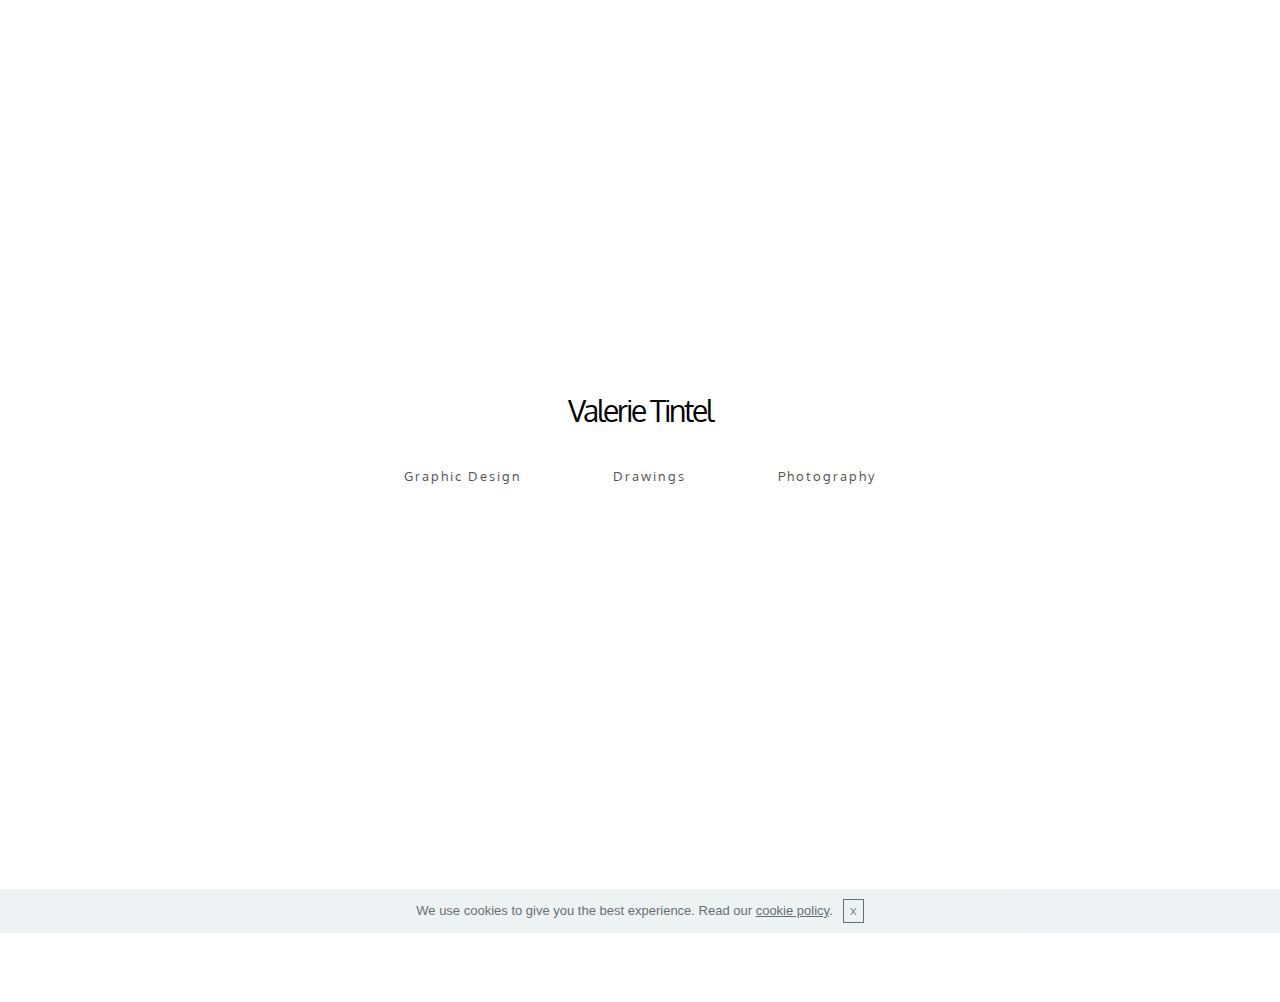
<file: index.html>
<!DOCTYPE html>
<html>
<head>
  <!-- Site made with Mobirise Website Builder v3.12.1, https://mobirise.com -->
  <meta charset="UTF-8">
  <meta http-equiv="X-UA-Compatible" content="IE=edge">
  <meta name="generator" content="Mobirise v3.12.1, mobirise.com">
  <meta name="viewport" content="width=device-width, initial-scale=1">
  <link rel="shortcut icon" href="assets/images/logo.png" type="image/x-icon">
  <meta name="description" content="">
  
  <link rel="stylesheet" href="https://fonts.googleapis.com/css?family=Lora:400,700,400italic,700italic&amp;subset=latin">
  <link rel="stylesheet" href="https://fonts.googleapis.com/css?family=Montserrat:400,700">
  <link rel="stylesheet" href="https://fonts.googleapis.com/css?family=Raleway:100,100i,200,200i,300,300i,400,400i,500,500i,600,600i,700,700i,800,800i,900,900i">
  <link rel="stylesheet" href="assets/bootstrap-material-design-font/css/material.css">
  <link rel="stylesheet" href="assets/tether/tether.min.css">
  <link rel="stylesheet" href="assets/bootstrap/css/bootstrap.min.css">
  <link rel="stylesheet" href="assets/animate.css/animate.min.css">
  <link rel="stylesheet" href="assets/theme/css/style.css">
  <link rel="stylesheet" href="assets/mobirise/css/mbr-additional.css" type="text/css">
  
  
  
</head>
<body>

<!-- Google Analytics -->
<script>
  (function(i,s,o,g,r,a,m){i['GoogleAnalyticsObject']=r;i[r]=i[r]||function(){
  (i[r].q=i[r].q||[]).push(arguments)},i[r].l=1*new Date();a=s.createElement(o),
  m=s.getElementsByTagName(o)[0];a.async=1;a.src=g;m.parentNode.insertBefore(a,m)
  })(window,document,'script','https://www.google-analytics.com/analytics.js','ga');

  ga('create', 'UA-92988940-1', 'auto');
  ga('send', 'pageview');

</script>
<!-- /Google Analytics -->


<section class="mbr-section mbr-section-hero mbr-section-full" id="header4-1" data-bg-video="https://www.youtube.com/embed/osK1GYhHkGE?rel=0&amp;amp;showinfo=0&amp;autoplay=0&amp;loop=0">

    <div class="mbr-overlay" style="opacity: 1; background-color: rgb(255, 255, 255);"></div>

    <div class="mbr-table-cell">

        <div class="container">
            <div class="row">
                <div class="mbr-section col-md-10 col-md-offset-1 text-xs-center">

                    <h1 class="mbr-section-title display-1"><span style="font-weight: normal;">Valerie Tintel</span></h1>
                    
                    <div class="mbr-section-btn"><a class="btn btn-lg btn-white" href="graphic-design.html">Graphic Design</a> <a class="btn btn-lg btn-white" href="drawings.html">Drawings</a> <a class="btn btn-lg btn-white" href="photography.html">Photography</a> </div>
                </div>
            </div>
        </div>
    </div>

    

</section>

<section class="engine"><a rel="external" href="https://mobirise.com">Web Page Builder</a></section><section class="mbr-section mbr-section__container article" id="header3-3" style="background-color: rgb(255, 255, 255); padding-top: 20px; padding-bottom: 20px;">
    <div class="container">
        <div class="row">
            <div class="col-xs-12">
                <h3 class="mbr-section-title display-2"></h3>
                <small class="mbr-section-subtitle"></small>
            </div>
        </div>
    </div>
</section>

<section class="mbr-section article mbr-section__container" id="content1-7" style="background-color: rgb(255, 255, 255); padding-top: 20px; padding-bottom: 20px;">

    <div class="container">
        <div class="row">
            <div class="col-xs-12 lead"><p>Valerie Tintel &nbsp;- &nbsp;Student Graphic Design 2014-2018 Ghent - St Lucas Art Academy&nbsp;&nbsp;&nbsp;&nbsp;&nbsp;&nbsp;&nbsp;&nbsp;&nbsp;&nbsp;&nbsp;&nbsp;&nbsp;</p></div>
        </div>
    </div>

</section>


  <script src="assets/web/assets/jquery/jquery.min.js"></script>
  <script src="assets/tether/tether.min.js"></script>
  <script src="assets/bootstrap/js/bootstrap.min.js"></script>
  <script src="assets/smooth-scroll/smooth-scroll.js"></script>
  <script src="assets/cookies-alert-plugin/cookies-alert-core.js"></script>
  <script src="assets/cookies-alert-plugin/cookies-alert-script.js"></script>
  <script src="assets/jquery-mb-ytplayer/jquery.mb.ytplayer.min.js"></script>
  <script src="assets/viewport-checker/jquery.viewportchecker.js"></script>
  <script src="assets/theme/js/script.js"></script>
  
  
  <input name="animation" type="hidden">
   <div id="scrollToTop" class="scrollToTop mbr-arrow-up"><a style="text-align: center;"><i class="mbr-arrow-up-icon"></i></a></div>
  <input name="cookieData" type="hidden" data-cookie-text="We use cookies to give you the best experience. Read our <a href='privacy.html'>cookie policy</a>.">
  </body>
</html>
</file>
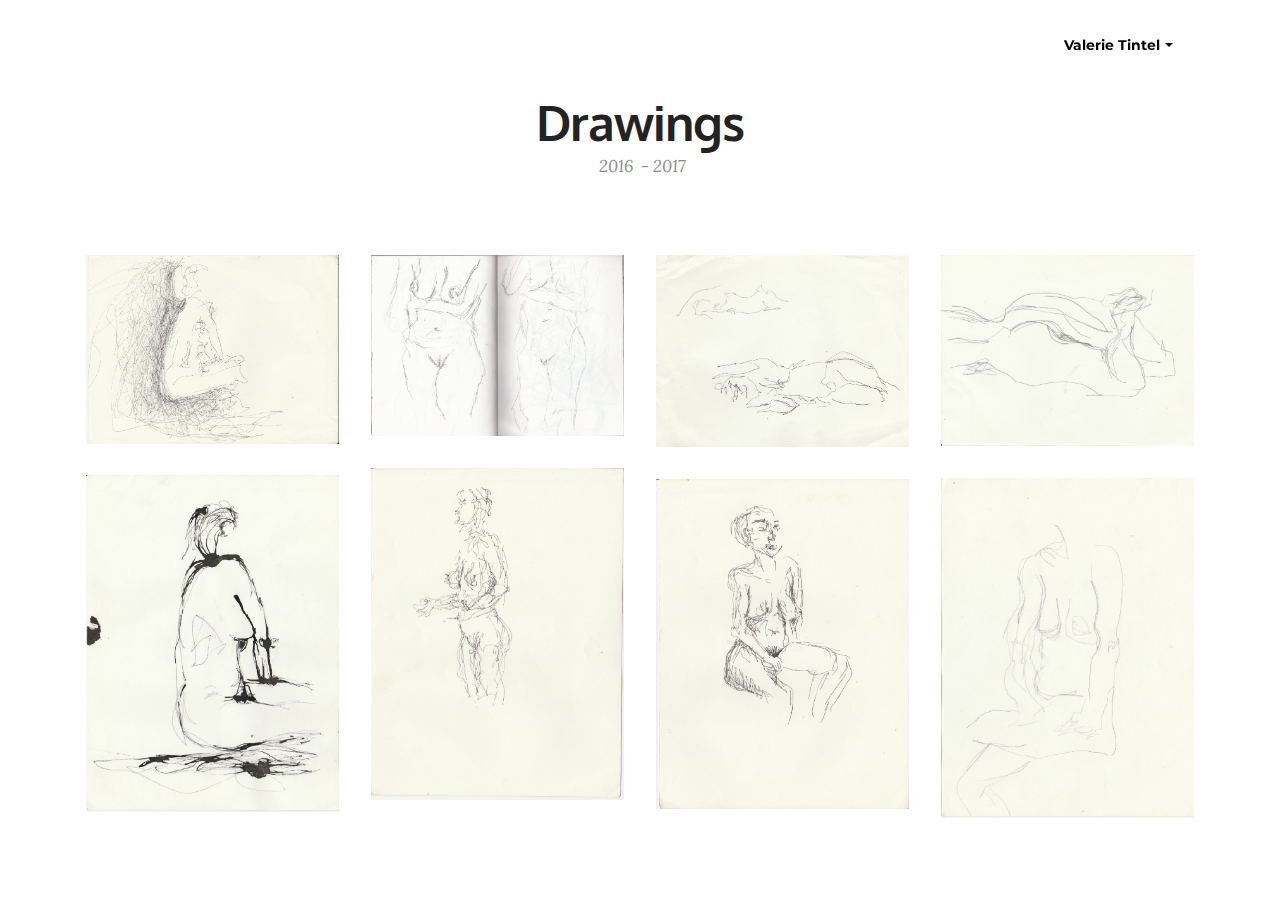
<file: drawings.html>
<!DOCTYPE html>
<html>
<head>
  <!-- Site made with Mobirise Website Builder v3.12.1, https://mobirise.com -->
  <meta charset="UTF-8">
  <meta http-equiv="X-UA-Compatible" content="IE=edge">
  <meta name="generator" content="Mobirise v3.12.1, mobirise.com">
  <meta name="viewport" content="width=device-width, initial-scale=1">
  <link rel="shortcut icon" href="assets/images/logo.png" type="image/x-icon">
  <meta name="description" content="Website Builder Description">
  <title>Website Builder Title</title>
  <link rel="stylesheet" href="https://fonts.googleapis.com/css?family=Lora:400,700,400italic,700italic&amp;subset=latin">
  <link rel="stylesheet" href="https://fonts.googleapis.com/css?family=Montserrat:400,700">
  <link rel="stylesheet" href="https://fonts.googleapis.com/css?family=Raleway:100,100i,200,200i,300,300i,400,400i,500,500i,600,600i,700,700i,800,800i,900,900i">
  <link rel="stylesheet" href="assets/bootstrap-material-design-font/css/material.css">
  <link rel="stylesheet" href="assets/et-line-font-plugin/style.css">
  <link rel="stylesheet" href="assets/tether/tether.min.css">
  <link rel="stylesheet" href="assets/bootstrap/css/bootstrap.min.css">
  <link rel="stylesheet" href="assets/dropdown/css/style.css">
  <link rel="stylesheet" href="assets/animate.css/animate.min.css">
  <link rel="stylesheet" href="assets/theme/css/style.css">
  <link rel="stylesheet" href="assets/mobirise-gallery/style.css">
  <link rel="stylesheet" href="assets/mobirise/css/mbr-additional.css" type="text/css">
  
  
  
</head>
<body>

<!-- Google Analytics -->
<script>
  (function(i,s,o,g,r,a,m){i['GoogleAnalyticsObject']=r;i[r]=i[r]||function(){
  (i[r].q=i[r].q||[]).push(arguments)},i[r].l=1*new Date();a=s.createElement(o),
  m=s.getElementsByTagName(o)[0];a.async=1;a.src=g;m.parentNode.insertBefore(a,m)
  })(window,document,'script','https://www.google-analytics.com/analytics.js','ga');

  ga('create', 'UA-92988940-1', 'auto');
  ga('send', 'pageview');

</script>
<!-- /Google Analytics -->


<section id="menu-m">

    <nav class="navbar navbar-dropdown bg-color transparent navbar-fixed-top">
        <div class="container">

            <div class="mbr-table">
                
                <div class="mbr-table-cell">

                    <button class="navbar-toggler pull-xs-right hidden-md-up" type="button" data-toggle="collapse" data-target="#exCollapsingNavbar">
                        <div class="hamburger-icon"></div>
                    </button>

                    <ul class="nav-dropdown collapse pull-xs-right nav navbar-nav navbar-toggleable-sm" id="exCollapsingNavbar"><li class="nav-item dropdown open"><a class="nav-link link dropdown-toggle" data-toggle="dropdown-submenu" href="https://mobirise.com/" aria-expanded="true">Valerie Tintel</a><div class="dropdown-menu"><a class="dropdown-item" href="graphicdesign.html">Graphic Design</a><a class="dropdown-item" href="drawings.html">Drawings</a><a class="dropdown-item" href="photography.html">Photography</a></div></li></ul>
                    <button hidden="" class="navbar-toggler navbar-close" type="button" data-toggle="collapse" data-target="#exCollapsingNavbar">
                        <div class="close-icon"></div>
                    </button>

                </div>
            </div>

        </div>
    </nav>

</section>

<section class="engine"><a rel="external" href="https://mobirise.com">Mobirise</a></section><section class="mbr-gallery mbr-section mbr-section-nopadding mbr-slider-carousel mbr-after-navbar" id="gallery2-n" data-filter="false" style="padding-top: 0rem; padding-bottom: 6rem;">
    <!-- Filter -->
    

    <!-- Gallery -->
    <div class="mbr-gallery-row container">
        <div class=" mbr-gallery-layout-default">
            <div>
                <div>
                    
                </div>
            </div>
            <div class="clearfix"></div>
        </div>
    </div>

    <!-- Lightbox -->
    <div data-app-prevent-settings="" class="mbr-slider modal fade carousel slide" tabindex="-1" data-keyboard="true" data-interval="false" id="lb-gallery2-n">
        <div class="modal-dialog">
            <div class="modal-content">
                <div class="modal-body">
                    <ol class="carousel-indicators">
                        
                    </ol>
                    <div class="carousel-inner">
                        
                    </div>
                    <a class="left carousel-control" role="button" data-slide="prev" href="#lb-gallery2-n">
                        <span class="icon-prev" aria-hidden="true"></span>
                        <span class="sr-only">Previous</span>
                    </a>
                    <a class="right carousel-control" role="button" data-slide="next" href="#lb-gallery2-n">
                        <span class="icon-next" aria-hidden="true"></span>
                        <span class="sr-only">Next</span>
                    </a>

                    <a class="close" href="#" role="button" data-dismiss="modal">
                        <span aria-hidden="true">×</span>
                        <span class="sr-only">Close</span>
                    </a>
                </div>
            </div>
        </div>
    </div>
</section>

<section class="mbr-section mbr-section__container article" id="header3-14" style="background-color: rgb(255, 255, 255); padding-top: 0px; padding-bottom: 60px;">
    <div class="container">
        <div class="row">
            <div class="col-xs-12">
                <h3 class="mbr-section-title display-2">Drawings</h3>
                <small class="mbr-section-subtitle">&nbsp;2016 &nbsp;- 2017</small>
            </div>
        </div>
    </div>
</section>

<section class="mbr-gallery mbr-section mbr-section-nopadding mbr-slider-carousel" id="gallery1-13" data-filter="false" style="background-color: rgb(255, 255, 255); padding-top: 0rem; padding-bottom: 0rem;">
    <!-- Filter -->
    

    <!-- Gallery -->
    <div class="mbr-gallery-row container">
        <div class=" mbr-gallery-layout-default">
            <div>
                <div>
                    <div class="mbr-gallery-item mbr-gallery-item__mobirise3 mbr-gallery-item--p1" data-tags="Awesome" data-video-url="false">
                        <div href="#lb-gallery1-13" data-slide-to="0" data-toggle="modal">
                            
                            

                            <img alt="" src="assets/images/drawing-2000x1493-800x597.png">
                            
                            <span class="icon-focus"></span>
                            
                        </div>
                    </div><div class="mbr-gallery-item mbr-gallery-item__mobirise3 mbr-gallery-item--p1" data-tags="Creative" data-video-url="false">
                        <div href="#lb-gallery1-13" data-slide-to="1" data-toggle="modal">
                            
                            

                            <img alt="" src="assets/images/drawing-2000x1433-800x573.png">
                            
                            <span class="icon-focus"></span>
                            
                        </div>
                    </div><div class="mbr-gallery-item mbr-gallery-item__mobirise3 mbr-gallery-item--p1" data-tags="Animated" data-video-url="false">
                        <div href="#lb-gallery1-13" data-slide-to="2" data-toggle="modal">
                            
                            

                            <img alt="" src="assets/images/drawing-2000x1520-800x608.png">
                            
                            <span class="icon-focus"></span>
                            
                        </div>
                    </div><div class="mbr-gallery-item mbr-gallery-item__mobirise3 mbr-gallery-item--p1" data-tags="Awesome" data-video-url="false">
                        <div href="#lb-gallery1-13" data-slide-to="3" data-toggle="modal">
                            
                            

                            <img alt="" src="assets/images/drawing-2000x1515-800x606.png">
                            
                            <span class="icon-focus"></span>
                            
                        </div>
                    </div><div class="mbr-gallery-item mbr-gallery-item__mobirise3 mbr-gallery-item--p1" data-tags="Beautiful" data-video-url="false">
                        <div href="#lb-gallery1-13" data-slide-to="4" data-toggle="modal">
                            
                            

                            <img alt="" src="assets/images/drawing-2000x2631-800x1052.png">
                            
                            <span class="icon-focus"></span>
                            
                        </div>
                    </div><div class="mbr-gallery-item mbr-gallery-item__mobirise3 mbr-gallery-item--p1" data-tags="Responsive" data-video-url="false">
                        <div href="#lb-gallery1-13" data-slide-to="5" data-toggle="modal">
                            
                            

                            <img alt="" src="assets/images/drawing-2000x2669-800x1067.png">
                            
                            <span class="icon-focus"></span>
                            
                        </div>
                    </div><div class="mbr-gallery-item mbr-gallery-item__mobirise3 mbr-gallery-item--p1" data-tags="Animated" data-video-url="false">
                        <div href="#lb-gallery1-13" data-slide-to="6" data-toggle="modal">
                            
                            

                            <img alt="" src="assets/images/drawing-2000x2690-800x1076.png">
                            
                            <span class="icon-focus"></span>
                            
                        </div>
                    </div><div class="mbr-gallery-item mbr-gallery-item__mobirise3 mbr-gallery-item--p1" data-tags="Animated" data-video-url="false">
                        <div href="#lb-gallery1-13" data-slide-to="7" data-toggle="modal">
                            
                            

                            <img alt="" src="assets/images/drawing-2000x2612-800x1044.png">
                            
                            <span class="icon-focus"></span>
                            
                        </div>
                    </div>
                </div>
            </div>
            <div class="clearfix"></div>
        </div>
    </div>

    <!-- Lightbox -->
    <div data-app-prevent-settings="" class="mbr-slider modal fade carousel slide" tabindex="-1" data-keyboard="true" data-interval="false" id="lb-gallery1-13">
        <div class="modal-dialog">
            <div class="modal-content">
                <div class="modal-body">
                    <ol class="carousel-indicators">
                        <li data-app-prevent-settings="" data-target="#lb-gallery1-13" data-slide-to="0"></li><li data-app-prevent-settings="" data-target="#lb-gallery1-13" data-slide-to="1"></li><li data-app-prevent-settings="" data-target="#lb-gallery1-13" data-slide-to="2"></li><li data-app-prevent-settings="" data-target="#lb-gallery1-13" data-slide-to="3"></li><li data-app-prevent-settings="" data-target="#lb-gallery1-13" data-slide-to="4"></li><li data-app-prevent-settings="" data-target="#lb-gallery1-13" data-slide-to="5"></li><li data-app-prevent-settings="" data-target="#lb-gallery1-13" data-slide-to="6"></li><li data-app-prevent-settings="" data-target="#lb-gallery1-13" class=" active" data-slide-to="7"></li>
                    </ol>
                    <div class="carousel-inner">
                        <div class="carousel-item">
                            <img alt="" src="assets/images/drawing-2000x1493.png">
                        </div><div class="carousel-item">
                            <img alt="" src="assets/images/drawing-2000x1433.png">
                        </div><div class="carousel-item">
                            <img alt="" src="assets/images/drawing-2000x1520.png">
                        </div><div class="carousel-item">
                            <img alt="" src="assets/images/drawing-2000x1515.png">
                        </div><div class="carousel-item">
                            <img alt="" src="assets/images/drawing-2000x2631.png">
                        </div><div class="carousel-item">
                            <img alt="" src="assets/images/drawing-2000x2669.png">
                        </div><div class="carousel-item">
                            <img alt="" src="assets/images/drawing-2000x2690.png">
                        </div><div class="carousel-item active">
                            <img alt="" src="assets/images/drawing-2000x2612.png">
                        </div>
                    </div>
                    <a class="left carousel-control" role="button" data-slide="prev" href="#lb-gallery1-13">
                        <span class="icon-prev" aria-hidden="true"></span>
                        <span class="sr-only">Previous</span>
                    </a>
                    <a class="right carousel-control" role="button" data-slide="next" href="#lb-gallery1-13">
                        <span class="icon-next" aria-hidden="true"></span>
                        <span class="sr-only">Next</span>
                    </a>

                    <a class="close" href="#" role="button" data-dismiss="modal">
                        <span aria-hidden="true">×</span>
                        <span class="sr-only">Close</span>
                    </a>
                </div>
            </div>
        </div>
    </div>
</section>


  <script src="assets/web/assets/jquery/jquery.min.js"></script>
  <script src="assets/tether/tether.min.js"></script>
  <script src="assets/bootstrap/js/bootstrap.min.js"></script>
  <script src="assets/smooth-scroll/smooth-scroll.js"></script>
  <script src="assets/cookies-alert-plugin/cookies-alert-core.js"></script>
  <script src="assets/cookies-alert-plugin/cookies-alert-script.js"></script>
  <script src="assets/dropdown/js/script.min.js"></script>
  <script src="assets/touch-swipe/jquery.touch-swipe.min.js"></script>
  <script src="assets/viewport-checker/jquery.viewportchecker.js"></script>
  <script src="assets/masonry/masonry.pkgd.min.js"></script>
  <script src="assets/imagesloaded/imagesloaded.pkgd.min.js"></script>
  <script src="assets/bootstrap-carousel-swipe/bootstrap-carousel-swipe.js"></script>
  <script src="assets/theme/js/script.js"></script>
  <script src="assets/mobirise-gallery/player.min.js"></script>
  <script src="assets/mobirise-gallery/script.js"></script>
  
  
  <input name="animation" type="hidden">
   <div id="scrollToTop" class="scrollToTop mbr-arrow-up"><a style="text-align: center;"><i class="mbr-arrow-up-icon"></i></a></div>
  <input name="cookieData" type="hidden" data-cookie-text="We use cookies to give you the best experience. Read our <a href='privacy.html'>cookie policy</a>.">
  </body>
</html>
</file>
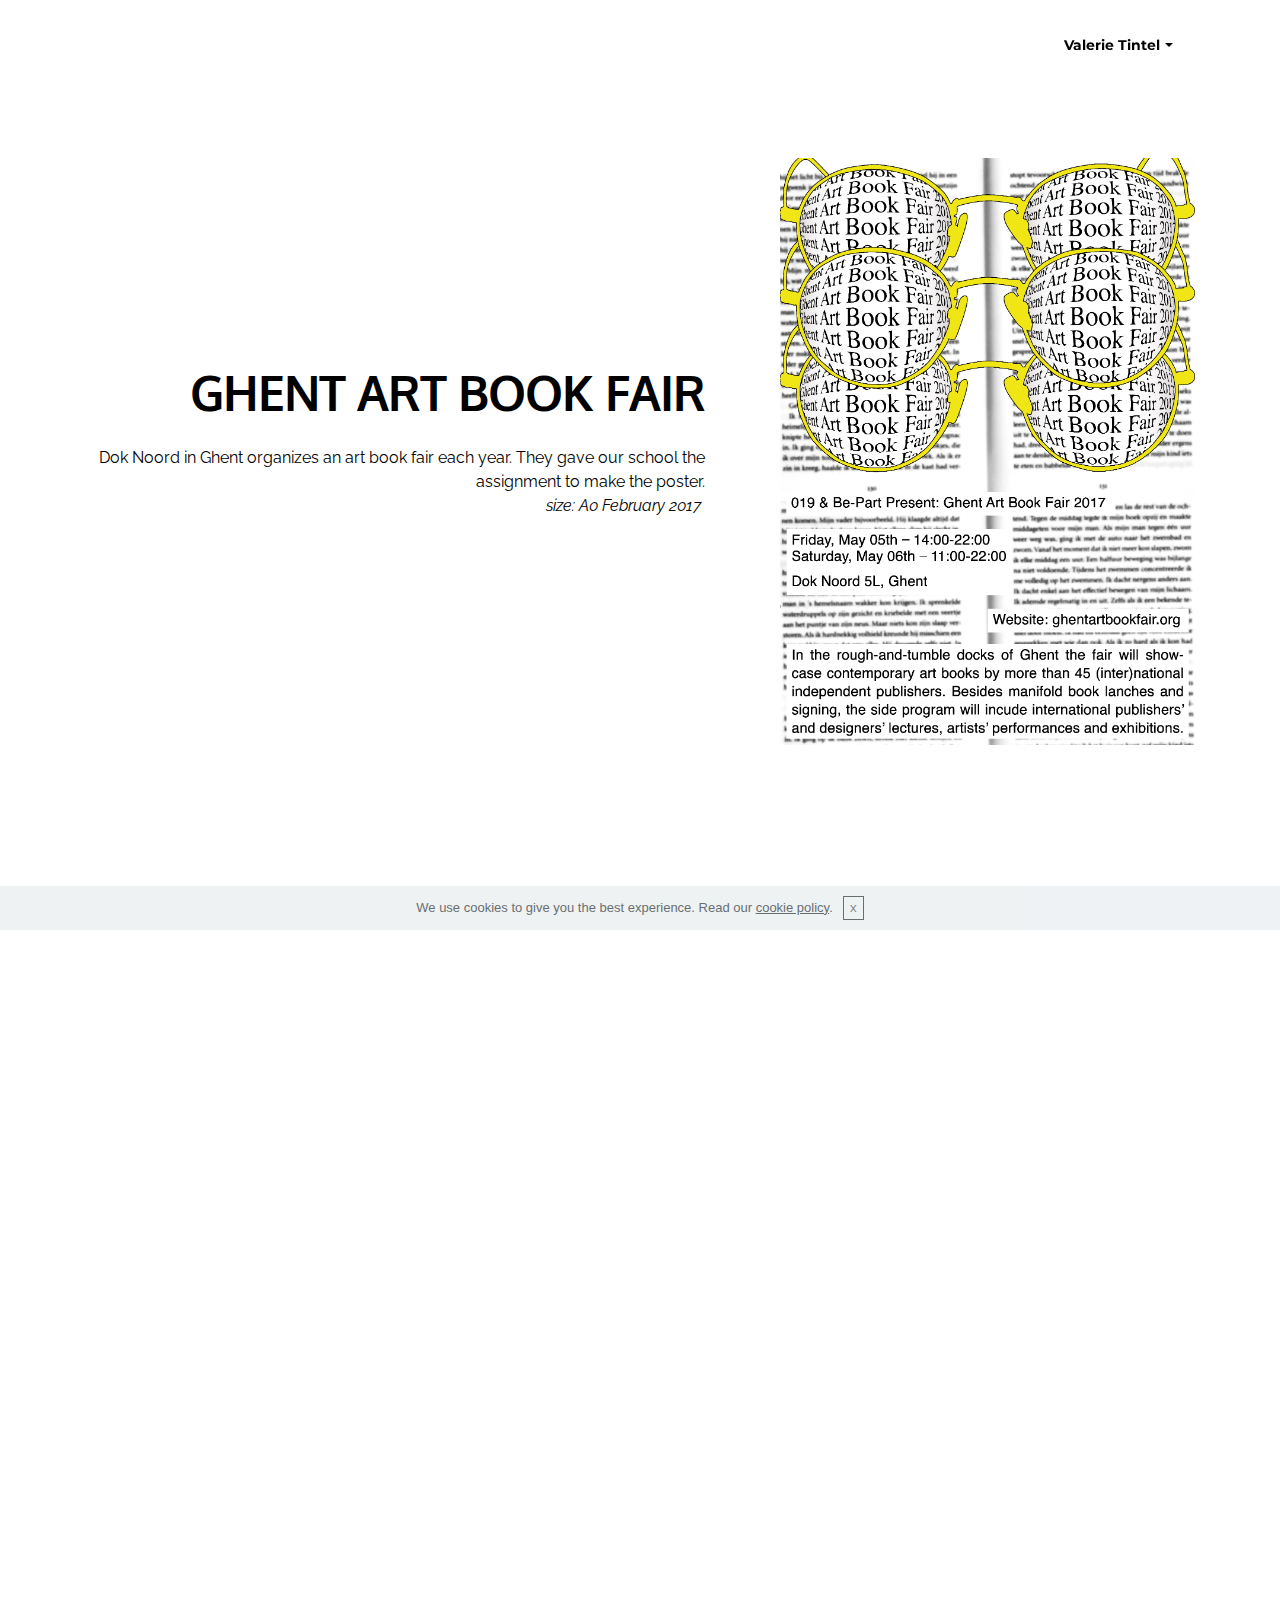
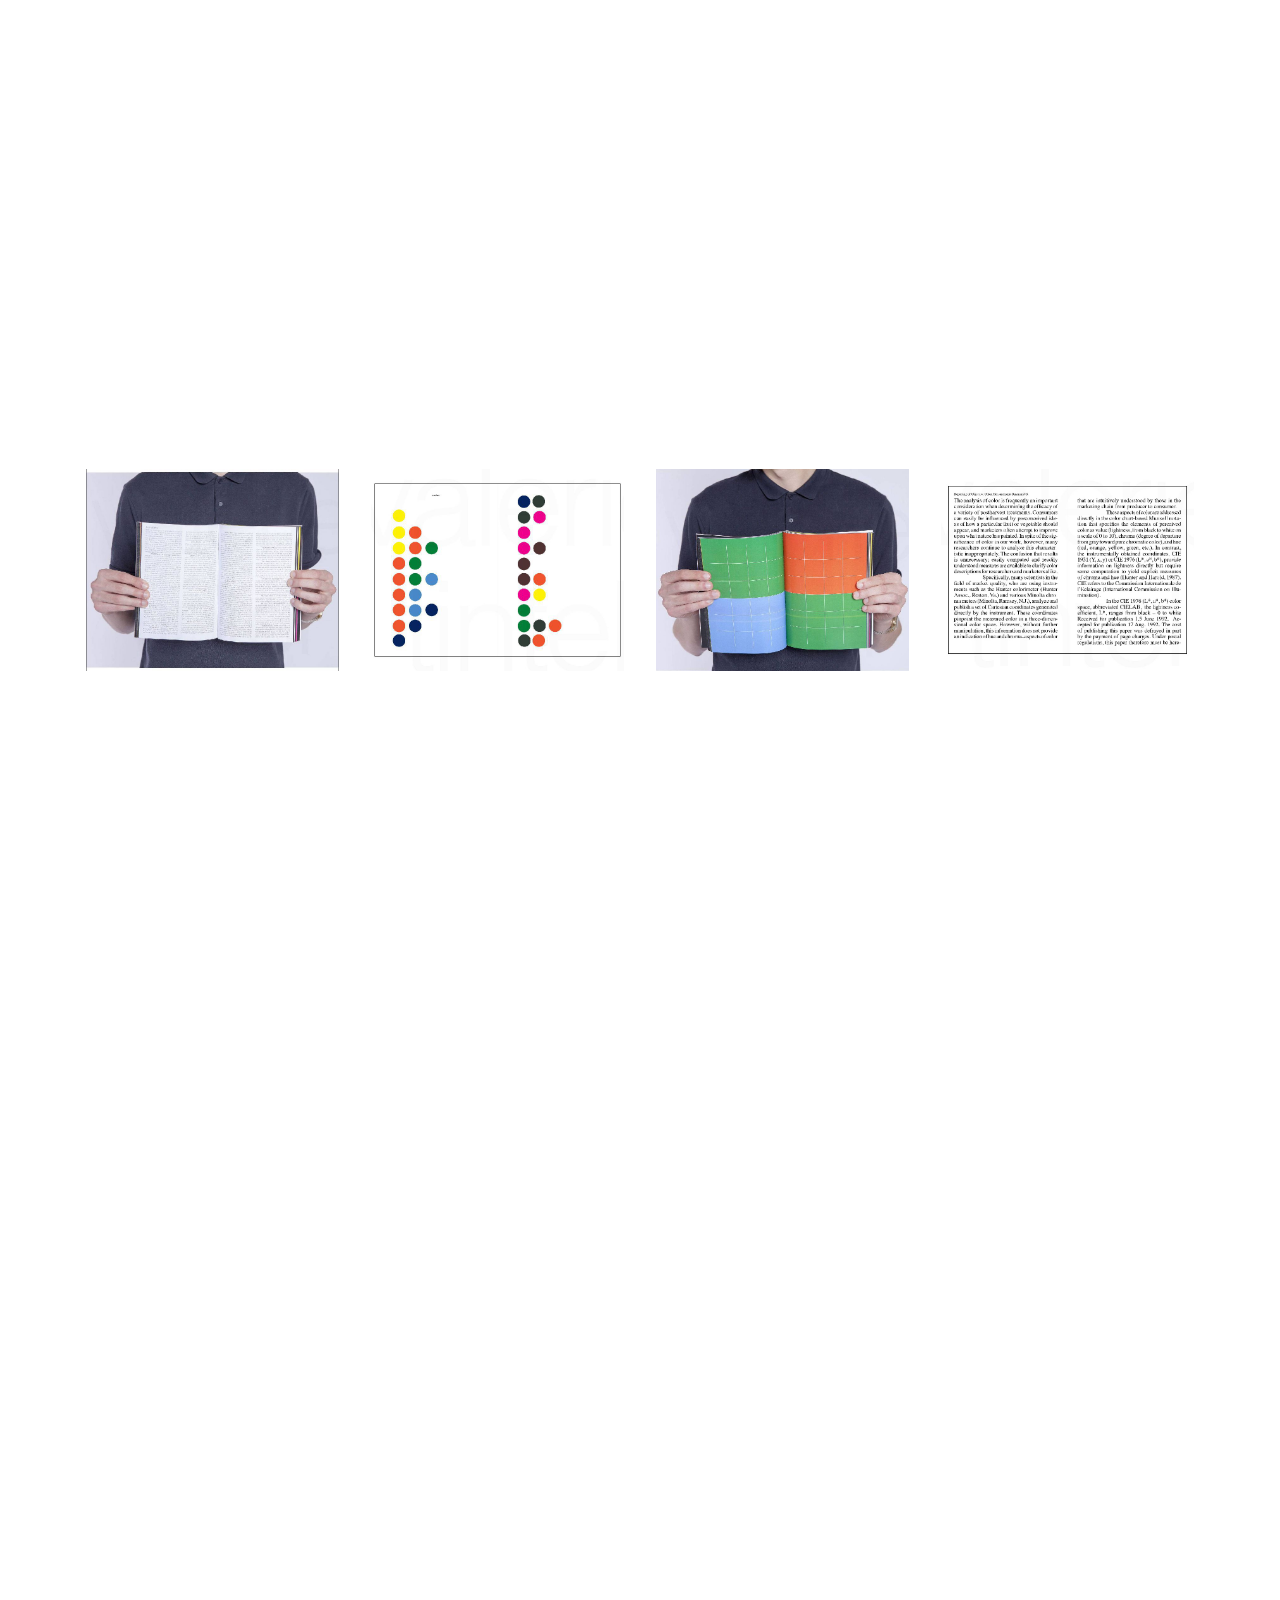
<file: graphic-design.html>
<!DOCTYPE html>
<html>
<head>
  <!-- Site made with Mobirise Website Builder v3.12.1, https://mobirise.com -->
  <meta charset="UTF-8">
  <meta http-equiv="X-UA-Compatible" content="IE=edge">
  <meta name="generator" content="Mobirise v3.12.1, mobirise.com">
  <meta name="viewport" content="width=device-width, initial-scale=1">
  <link rel="shortcut icon" href="assets/images/logo.png" type="image/x-icon">
  <meta name="description" content="Website Generator Description">
  <title>Website Generator Title</title>
  <link rel="stylesheet" href="https://fonts.googleapis.com/css?family=Lora:400,700,400italic,700italic&amp;subset=latin">
  <link rel="stylesheet" href="https://fonts.googleapis.com/css?family=Montserrat:400,700">
  <link rel="stylesheet" href="https://fonts.googleapis.com/css?family=Raleway:100,100i,200,200i,300,300i,400,400i,500,500i,600,600i,700,700i,800,800i,900,900i">
  <link rel="stylesheet" href="assets/bootstrap-material-design-font/css/material.css">
  <link rel="stylesheet" href="assets/et-line-font-plugin/style.css">
  <link rel="stylesheet" href="assets/tether/tether.min.css">
  <link rel="stylesheet" href="assets/bootstrap/css/bootstrap.min.css">
  <link rel="stylesheet" href="assets/dropdown/css/style.css">
  <link rel="stylesheet" href="assets/animate.css/animate.min.css">
  <link rel="stylesheet" href="assets/theme/css/style.css">
  <link rel="stylesheet" href="assets/mobirise-gallery/style.css">
  <link rel="stylesheet" href="assets/mobirise/css/mbr-additional.css" type="text/css">
  
  
  
</head>
<body>

<!-- Google Analytics -->
<script>
  (function(i,s,o,g,r,a,m){i['GoogleAnalyticsObject']=r;i[r]=i[r]||function(){
  (i[r].q=i[r].q||[]).push(arguments)},i[r].l=1*new Date();a=s.createElement(o),
  m=s.getElementsByTagName(o)[0];a.async=1;a.src=g;m.parentNode.insertBefore(a,m)
  })(window,document,'script','https://www.google-analytics.com/analytics.js','ga');

  ga('create', 'UA-92988940-1', 'auto');
  ga('send', 'pageview');

</script>
<!-- /Google Analytics -->


<section id="menu-16">

    <nav class="navbar navbar-dropdown bg-color transparent navbar-fixed-top">
        <div class="container">

            <div class="mbr-table">
                
                <div class="mbr-table-cell">

                    <button class="navbar-toggler pull-xs-right hidden-md-up" type="button" data-toggle="collapse" data-target="#exCollapsingNavbar">
                        <div class="hamburger-icon"></div>
                    </button>

                    <ul class="nav-dropdown collapse pull-xs-right nav navbar-nav navbar-toggleable-sm" id="exCollapsingNavbar"><li class="nav-item dropdown open"><a class="nav-link link dropdown-toggle" data-toggle="dropdown-submenu" href="https://mobirise.com/" aria-expanded="true">Valerie Tintel</a><div class="dropdown-menu"><a class="dropdown-item" href="graphicdesign.html">Graphic Design</a><a class="dropdown-item" href="drawings.html">Drawings</a><a class="dropdown-item" href="photography.html">Photography</a></div></li></ul>
                    <button hidden="" class="navbar-toggler navbar-close" type="button" data-toggle="collapse" data-target="#exCollapsingNavbar">
                        <div class="close-icon"></div>
                    </button>

                </div>
            </div>

        </div>
    </nav>

</section>

<section class="engine"><a rel="external" href="https://mobirise.com">Mobirise Web Site Generator</a></section><section class="mbr-section mbr-section-hero mbr-section-full header2 mbr-after-navbar" id="header2-1b" style="background-color: rgb(255, 255, 255);">

    

    <div class="mbr-table mbr-table-full">
        <div class="mbr-table-cell">

            <div class="container">
                <div class="mbr-section row">
                    <div class="mbr-table-md-up">
                        
                        
                        

                        <div class="mbr-table-cell col-md-5 content-size text-xs-center text-md-right">

                            <h3 class="mbr-section-title display-2">GHENT ART BOOK FAIR</h3>

                            <div class="mbr-section-text">
                                <p>Dok Noord in Ghent organizes an art book fair each year. They gave our school the assignment to make the poster.<br><em>size: A0 February 2017&nbsp;</em></p>
                            </div>

                            

                        </div>
                        <div class="mbr-table-cell mbr-valign-top mbr-left-padding-md-up col-md-7 image-size" style="width: 43%;">
                            <div class="mbr-figure"><img src="assets/images/76-77-druk-png2-1400x1979.png"></div>
                        </div>

                    </div>
                </div>
            </div>

        </div>
    </div>

    

</section>

<section class="mbr-section mbr-section-hero mbr-section-full header2" id="header2-1c" style="background-color: rgb(255, 255, 255);">

    

    <div class="mbr-table mbr-table-full">
        <div class="mbr-table-cell">

            <div class="container">
                <div class="mbr-section row">
                    <div class="mbr-table-md-up">
                        
                        
                        

                        <div class="mbr-table-cell col-md-5 content-size text-xs-center text-md-right">

                            <h3 class="mbr-section-title display-2">TYPO COPY&nbsp;</h3>

                            <div class="mbr-section-text">
                                <p>We &nbsp;got 32 graphicd designs from over the full history of graphic design. The assignment was to copy each design and combine it in a way it would become a new creation. &nbsp;</p>
                            </div>

                            

                        </div>
                        <div class="mbr-table-cell mbr-valign-top mbr-left-padding-md-up col-md-7 image-size" style="width: 50%;">
                            <div class="mbr-figure"><img src="assets/images/typo-copy-1400x1050.jpg"></div>
                        </div>

                    </div>
                </div>
            </div>

        </div>
    </div>

    

</section>

<section class="mbr-section mbr-section__container article" id="header3-19" style="background-color: rgb(255, 255, 255); padding-top: 100px; padding-bottom: 0px;">
    <div class="container">
        <div class="row">
            <div class="col-xs-12">
                <h3 class="mbr-section-title display-2">Encyclopedia Vulgaris</h3>
                <small class="mbr-section-subtitle"></small>
            </div>
        </div>
    </div>
</section>

<section class="mbr-gallery mbr-section mbr-section-nopadding mbr-slider-carousel" id="gallery2-18" data-filter="false" style="padding-top: 6rem; padding-bottom: 6rem;">
    <!-- Filter -->
    

    <!-- Gallery -->
    <div class="mbr-gallery-row container">
        <div class=" mbr-gallery-layout-default">
            <div>
                <div>
                    <div class="mbr-gallery-item mbr-gallery-item__mobirise3 mbr-gallery-item--p1" data-tags="Awesome" data-video-url="false">
                        <div href="#lb-gallery2-18" data-slide-to="0" data-toggle="modal">
                            
                            

                            <img alt="" src="assets/images/valerietintel-44-2560x1600-800x638-800x638.jpg">
                            
                            <span class="icon-focus"></span>
                            
                        </div>
                    </div><div class="mbr-gallery-item mbr-gallery-item__mobirise3 mbr-gallery-item--p1" data-tags="Responsive" data-video-url="false">
                        <div href="#lb-gallery2-18" data-slide-to="1" data-toggle="modal">
                            
                            

                            <img alt="" src="assets/images/schermafbeelding-2016-05-29-om-1-800x640-800x640.jpg">
                            
                            <span class="icon-focus"></span>
                            
                        </div>
                    </div><div class="mbr-gallery-item mbr-gallery-item__mobirise3 mbr-gallery-item--p1" data-tags="Creative" data-video-url="false">
                        <div href="#lb-gallery2-18" data-slide-to="2" data-toggle="modal">
                            
                            

                            <img alt="" src="assets/images/valerietintel-46-2560x1600-800x639-800x639.jpg">
                            
                            <span class="icon-focus"></span>
                            
                        </div>
                    </div><div class="mbr-gallery-item mbr-gallery-item__mobirise3 mbr-gallery-item--p1" data-tags="Animated" data-video-url="false">
                        <div href="#lb-gallery2-18" data-slide-to="3" data-toggle="modal">
                            
                            

                            <img alt="" src="assets/images/schermafbeelding-2016-05-29-om-22-2314x1852-2000x1601-800x640.jpg">
                            
                            <span class="icon-focus"></span>
                            
                        </div>
                    </div>
                </div>
            </div>
            <div class="clearfix"></div>
        </div>
    </div>

    <!-- Lightbox -->
    <div data-app-prevent-settings="" class="mbr-slider modal fade carousel slide" tabindex="-1" data-keyboard="true" data-interval="false" id="lb-gallery2-18">
        <div class="modal-dialog">
            <div class="modal-content">
                <div class="modal-body">
                    <ol class="carousel-indicators">
                        <li data-app-prevent-settings="" data-target="#lb-gallery2-18" data-slide-to="0"></li><li data-app-prevent-settings="" data-target="#lb-gallery2-18" data-slide-to="1"></li><li data-app-prevent-settings="" data-target="#lb-gallery2-18" data-slide-to="2"></li><li data-app-prevent-settings="" data-target="#lb-gallery2-18" class=" active" data-slide-to="3"></li>
                    </ol>
                    <div class="carousel-inner">
                        <div class="carousel-item">
                            <img alt="" src="assets/images/valerietintel-44-2560x1600-800x638.jpg">
                        </div><div class="carousel-item">
                            <img alt="" src="assets/images/schermafbeelding-2016-05-29-om-1-800x640.jpg">
                        </div><div class="carousel-item">
                            <img alt="" src="assets/images/valerietintel-46-2560x1600-800x639.jpg">
                        </div><div class="carousel-item active">
                            <img alt="" src="assets/images/schermafbeelding-2016-05-29-om-22-2314x1852-2000x1601.jpg">
                        </div>
                    </div>
                    <a class="left carousel-control" role="button" data-slide="prev" href="#lb-gallery2-18">
                        <span class="icon-prev" aria-hidden="true"></span>
                        <span class="sr-only">Previous</span>
                    </a>
                    <a class="right carousel-control" role="button" data-slide="next" href="#lb-gallery2-18">
                        <span class="icon-next" aria-hidden="true"></span>
                        <span class="sr-only">Next</span>
                    </a>

                    <a class="close" href="#" role="button" data-dismiss="modal">
                        <span aria-hidden="true">×</span>
                        <span class="sr-only">Close</span>
                    </a>
                </div>
            </div>
        </div>
    </div>
</section>

<section class="mbr-section mbr-section-hero mbr-section-full header2" id="header2-1e" style="background-color: rgb(255, 255, 255);">

    

    <div class="mbr-table mbr-table-full">
        <div class="mbr-table-cell">

            <div class="container">
                <div class="mbr-section row">
                    <div class="mbr-table-md-up">
                        
                        
                        

                        <div class="mbr-table-cell col-md-5 content-size text-xs-center text-md-right">

                            <h3 class="mbr-section-title display-2">Free interpretation&nbsp;</h3>

                            <div class="mbr-section-text">
                                <p>In a course 'beeldonderzoek' i interpretated the 'dream' into reality . I made an A1 poster and used a portrait of a friend.&nbsp;<br><em>size: A1 June 2015</em></p>
                            </div>

                            

                        </div>
                        <div class="mbr-table-cell mbr-valign-top mbr-left-padding-md-up col-md-7 image-size" style="width: 50%;">
                            <div class="mbr-figure"><img src="assets/images/poster-beeldonderzoek-1400x1751.jpg"></div>
                        </div>

                    </div>
                </div>
            </div>

        </div>
    </div>

    

</section>

<section class="mbr-section mbr-section-hero mbr-section-full header2" id="header2-1d" style="background-color: rgb(255, 255, 255);">

    

    <div class="mbr-table mbr-table-full">
        <div class="mbr-table-cell">

            <div class="container">
                <div class="mbr-section row">
                    <div class="mbr-table-md-up">
                        
                        
                        

                        <div class="mbr-table-cell col-md-5 content-size text-xs-center text-md-right">

                            <h3 class="mbr-section-title display-2">First font&nbsp;</h3>

                            <div class="mbr-section-text">
                                <p>The teacher let us redraw fonts. He told us to memorize a font that he gave us. Then we had to describe it to our teamplayers. So on this way we created a new font.<br><em>size: A0 april 2015</em></p>
                            </div>

                            

                        </div>
                        <div class="mbr-table-cell mbr-valign-top mbr-left-padding-md-up col-md-7 image-size" style="width: 50%;">
                            <div class="mbr-figure"><img src="assets/images/font-1400x1748.jpg"></div>
                        </div>

                    </div>
                </div>
            </div>

        </div>
    </div>

    

</section>


  <script src="assets/web/assets/jquery/jquery.min.js"></script>
  <script src="assets/tether/tether.min.js"></script>
  <script src="assets/bootstrap/js/bootstrap.min.js"></script>
  <script src="assets/smooth-scroll/smooth-scroll.js"></script>
  <script src="assets/cookies-alert-plugin/cookies-alert-core.js"></script>
  <script src="assets/cookies-alert-plugin/cookies-alert-script.js"></script>
  <script src="assets/dropdown/js/script.min.js"></script>
  <script src="assets/touch-swipe/jquery.touch-swipe.min.js"></script>
  <script src="assets/viewport-checker/jquery.viewportchecker.js"></script>
  <script src="assets/masonry/masonry.pkgd.min.js"></script>
  <script src="assets/imagesloaded/imagesloaded.pkgd.min.js"></script>
  <script src="assets/bootstrap-carousel-swipe/bootstrap-carousel-swipe.js"></script>
  <script src="assets/theme/js/script.js"></script>
  <script src="assets/mobirise-gallery/player.min.js"></script>
  <script src="assets/mobirise-gallery/script.js"></script>
  
  
  <input name="animation" type="hidden">
   <div id="scrollToTop" class="scrollToTop mbr-arrow-up"><a style="text-align: center;"><i class="mbr-arrow-up-icon"></i></a></div>
  <input name="cookieData" type="hidden" data-cookie-text="We use cookies to give you the best experience. Read our <a href='privacy.html'>cookie policy</a>.">
  </body>
</html>
</file>
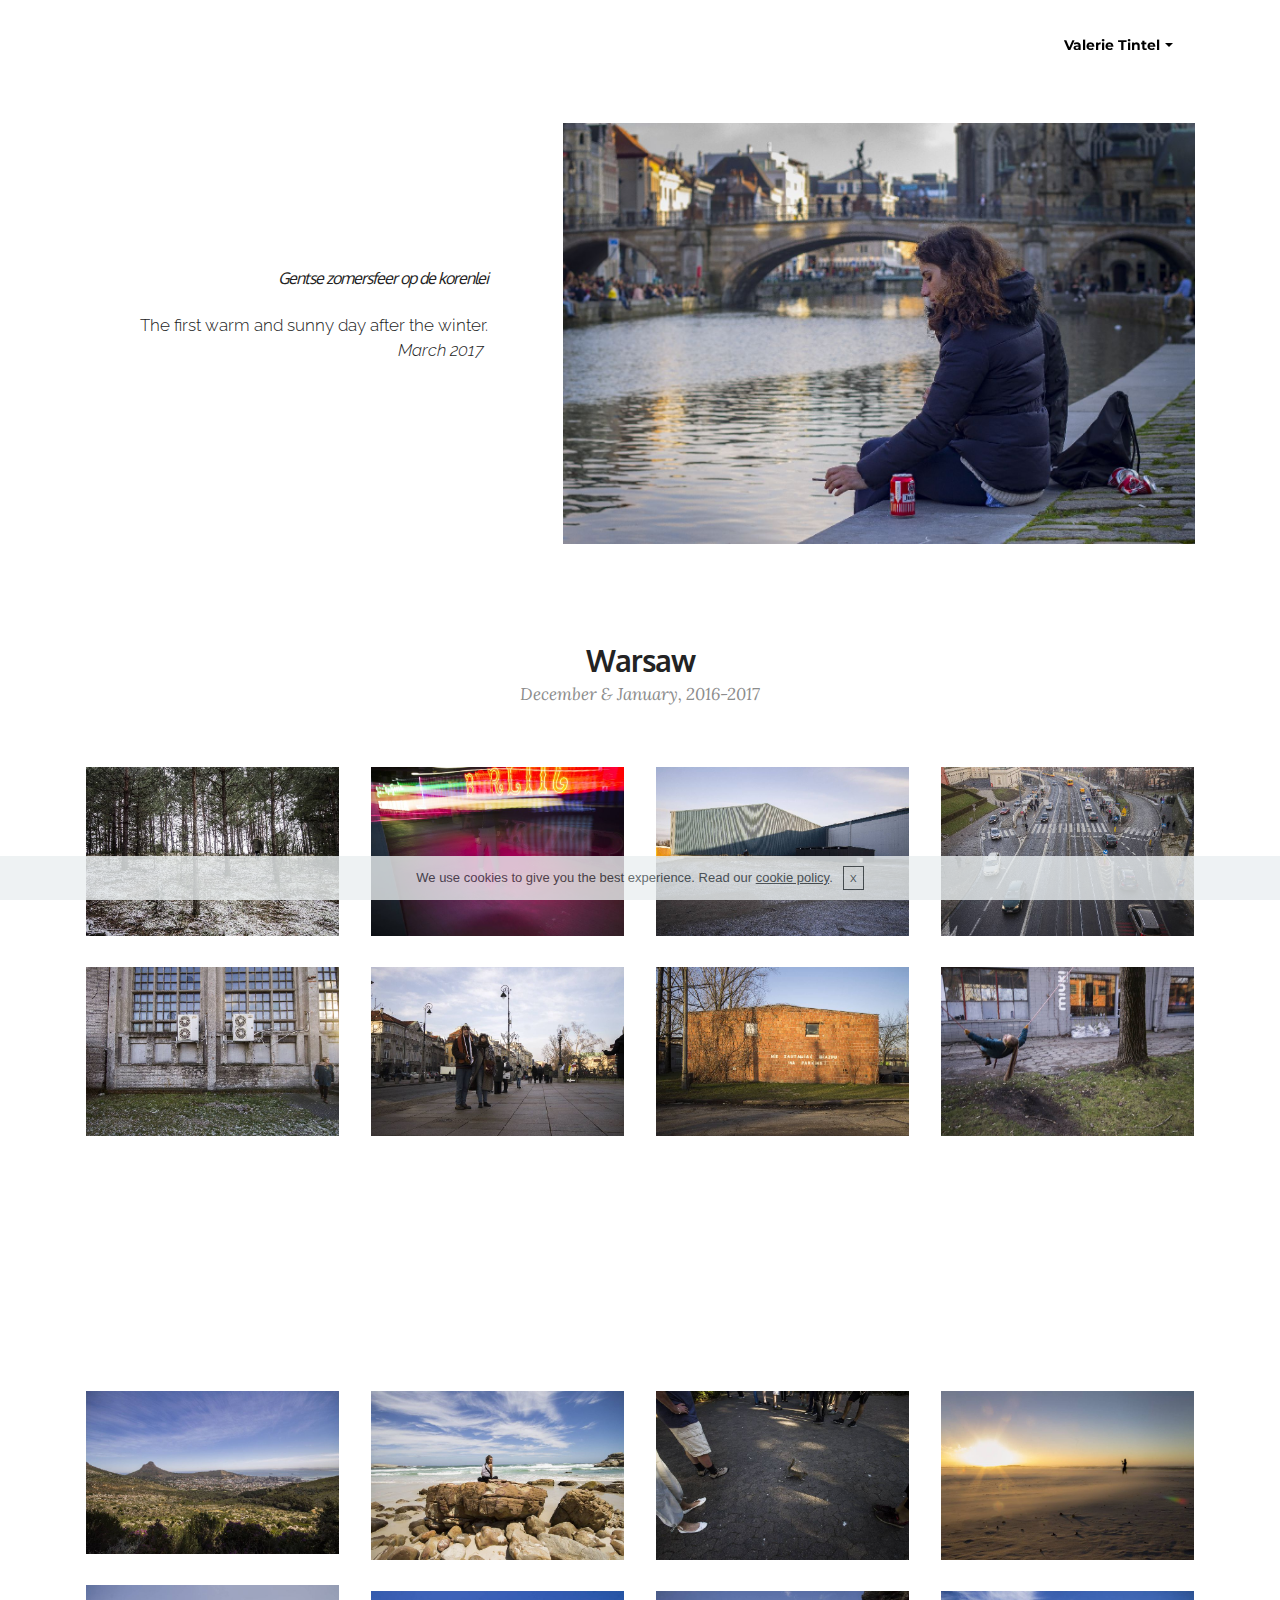
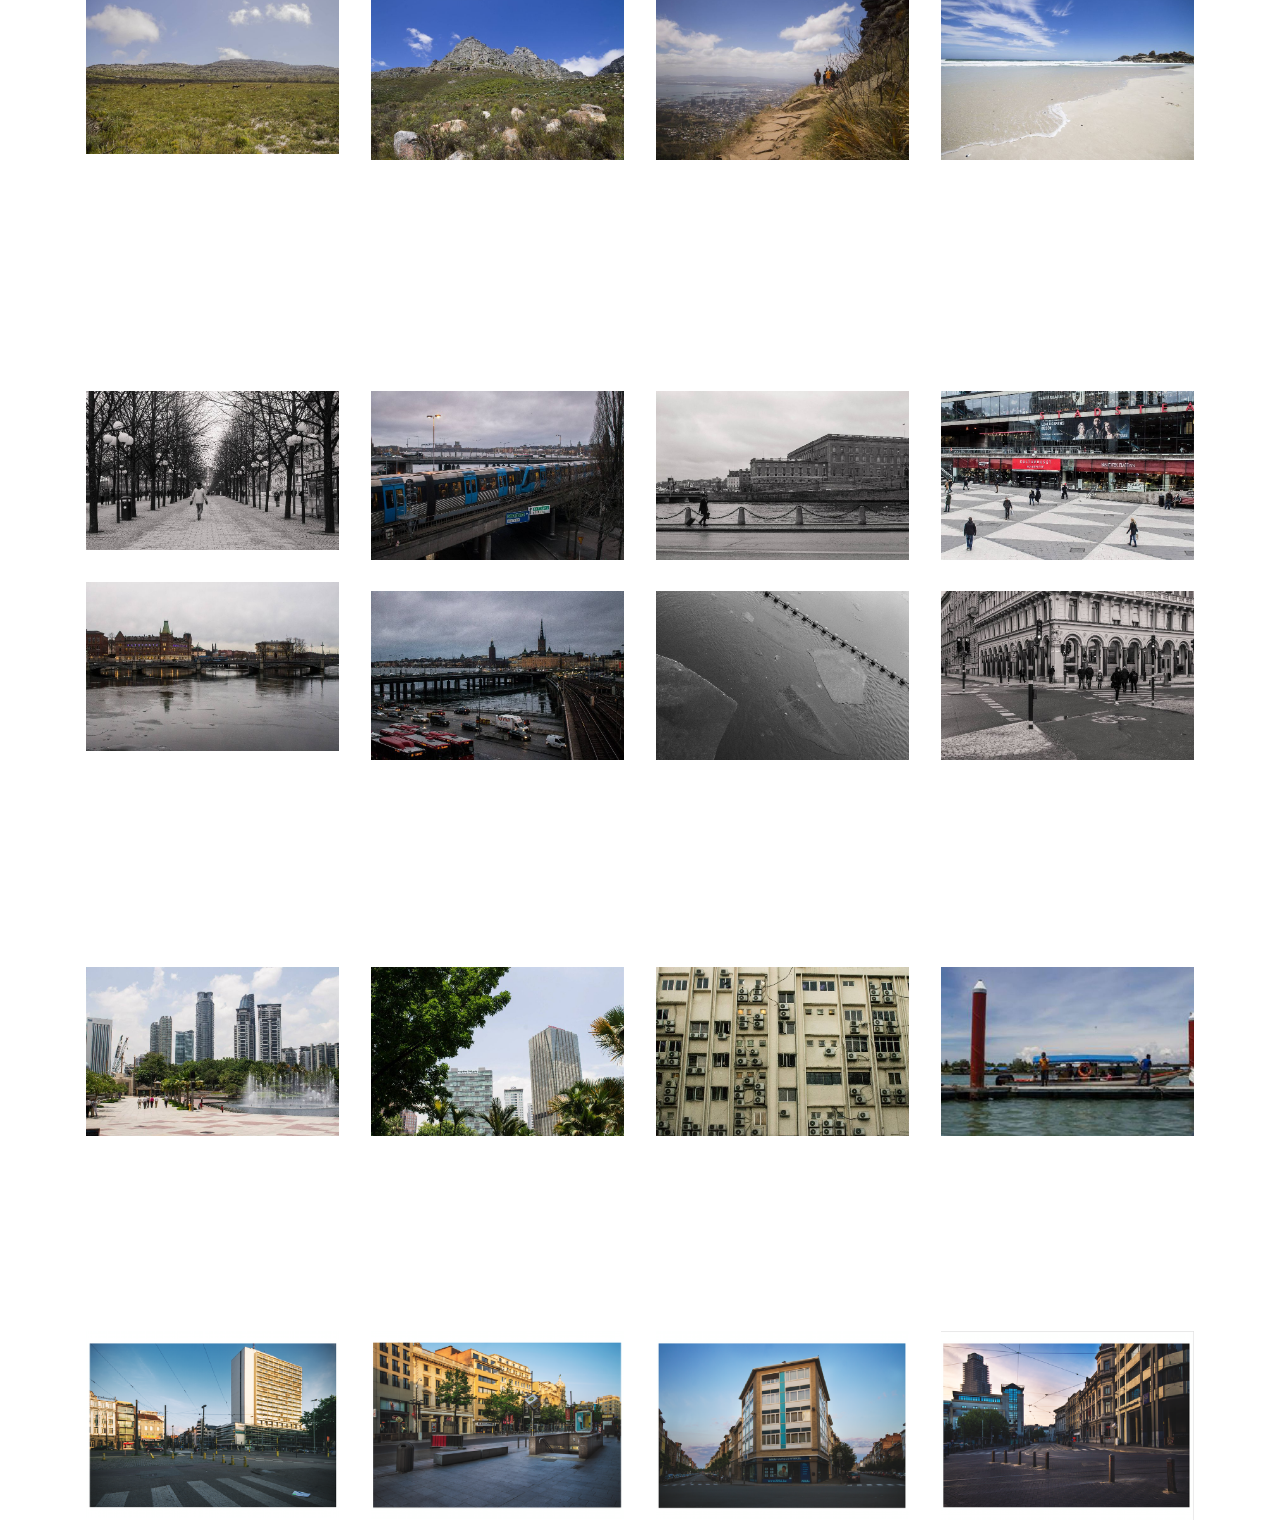
<file: photography.html>
<!DOCTYPE html>
<html>
<head>
  <!-- Site made with Mobirise Website Builder v3.12.1, https://mobirise.com -->
  <meta charset="UTF-8">
  <meta http-equiv="X-UA-Compatible" content="IE=edge">
  <meta name="generator" content="Mobirise v3.12.1, mobirise.com">
  <meta name="viewport" content="width=device-width, initial-scale=1">
  <link rel="shortcut icon" href="assets/images/logo.png" type="image/x-icon">
  <meta name="description" content="Web Page Builder Description">
  <title>photography</title>
  <link rel="stylesheet" href="https://fonts.googleapis.com/css?family=Lora:400,700,400italic,700italic&amp;subset=latin">
  <link rel="stylesheet" href="https://fonts.googleapis.com/css?family=Montserrat:400,700">
  <link rel="stylesheet" href="https://fonts.googleapis.com/css?family=Raleway:100,100i,200,200i,300,300i,400,400i,500,500i,600,600i,700,700i,800,800i,900,900i">
  <link rel="stylesheet" href="assets/bootstrap-material-design-font/css/material.css">
  <link rel="stylesheet" href="assets/et-line-font-plugin/style.css">
  <link rel="stylesheet" href="assets/tether/tether.min.css">
  <link rel="stylesheet" href="assets/bootstrap/css/bootstrap.min.css">
  <link rel="stylesheet" href="assets/dropdown/css/style.css">
  <link rel="stylesheet" href="assets/animate.css/animate.min.css">
  <link rel="stylesheet" href="assets/theme/css/style.css">
  <link rel="stylesheet" href="assets/mobirise-gallery/style.css">
  <link rel="stylesheet" href="assets/mobirise/css/mbr-additional.css" type="text/css">
  
  
  
</head>
<body>

<!-- Google Analytics -->
<script>
  (function(i,s,o,g,r,a,m){i['GoogleAnalyticsObject']=r;i[r]=i[r]||function(){
  (i[r].q=i[r].q||[]).push(arguments)},i[r].l=1*new Date();a=s.createElement(o),
  m=s.getElementsByTagName(o)[0];a.async=1;a.src=g;m.parentNode.insertBefore(a,m)
  })(window,document,'script','https://www.google-analytics.com/analytics.js','ga');

  ga('create', 'UA-92988940-1', 'auto');
  ga('send', 'pageview');

</script>
<!-- /Google Analytics -->


<section id="menu-l">

    <nav class="navbar navbar-dropdown bg-color transparent navbar-fixed-top">
        <div class="container">

            <div class="mbr-table">
                
                <div class="mbr-table-cell">

                    <button class="navbar-toggler pull-xs-right hidden-md-up" type="button" data-toggle="collapse" data-target="#exCollapsingNavbar">
                        <div class="hamburger-icon"></div>
                    </button>

                    <ul class="nav-dropdown collapse pull-xs-right nav navbar-nav navbar-toggleable-sm" id="exCollapsingNavbar"><li class="nav-item dropdown open"><a class="nav-link link dropdown-toggle" data-toggle="dropdown-submenu" href="https://mobirise.com/" aria-expanded="true">Valerie Tintel</a><div class="dropdown-menu"><a class="dropdown-item" href="graphicdesign.html">Graphic Design</a><a class="dropdown-item" href="drawings.html">Drawings</a><a class="dropdown-item" href="photography.html">Photography</a></div></li></ul>
                    <button hidden="" class="navbar-toggler navbar-close" type="button" data-toggle="collapse" data-target="#exCollapsingNavbar">
                        <div class="close-icon"></div>
                    </button>

                </div>
            </div>

        </div>
    </nav>

</section>

<section class="engine"><a rel="external" href="https://mobirise.com">https://mobirise.com/</a></section><section class="mbr-section mbr-after-navbar" id="msg-box5-1f" style="background-color: rgb(255, 255, 255); padding-top: 120px; padding-bottom: 0px;">

    
    <div class="container">
        <div class="row">
            <div class="mbr-table-md-up">

              

              <div class="mbr-table-cell col-md-5 text-xs-center text-md-right content-size">
                  <h3 class="mbr-section-title display-2"><span style="font-weight: normal;"><em>Gentse zomersfeer op de korenlei</em></span></h3>
                  <div class="lead">

                    <p>The first warm and sunny day after the winter. <br><em>March 2017&nbsp;</em></p>

                  </div>

                  
              </div>


              


              <div class="mbr-table-cell mbr-left-padding-md-up mbr-valign-top col-md-7 image-size" style="width: 62%;">
                  <div class="mbr-figure"><img src="assets/images/documentnaam1-1400x933.jpg"></div>
              </div>

            </div>
        </div>
    </div>

</section>

<section class="mbr-section mbr-section__container article" id="header3-c" style="background-color: rgb(255, 255, 255); padding-top: 100px; padding-bottom: 20px;">
    <div class="container">
        <div class="row">
            <div class="col-xs-12">
                <h3 class="mbr-section-title display-2">Warsaw</h3>
                <small class="mbr-section-subtitle">December &amp; January, 2016-2017</small>
            </div>
        </div>
    </div>
</section>

<section class="mbr-gallery mbr-section mbr-section-nopadding mbr-slider-carousel" id="gallery2-8" data-filter="false" style="padding-top: 1.5rem; padding-bottom: 6rem;">
    <!-- Filter -->
    

    <!-- Gallery -->
    <div class="mbr-gallery-row container">
        <div class=" mbr-gallery-layout-default">
            <div>
                <div>
                    <div class="mbr-gallery-item mbr-gallery-item__mobirise3 mbr-gallery-item--p1" data-tags="Animated" data-video-url="false">
                        <div href="#lb-gallery2-8" data-slide-to="0" data-toggle="modal">
                            
                            

                            <img alt="" src="assets/images/documentnaam1-1-2000x1333-800x533.jpg">
                            
                            <span class="icon-focus"></span>
                            
                        </div>
                    </div><div class="mbr-gallery-item mbr-gallery-item__mobirise3 mbr-gallery-item--p1" data-tags="Animated" data-video-url="false">
                        <div href="#lb-gallery2-8" data-slide-to="1" data-toggle="modal">
                            
                            

                            <img alt="" src="assets/images/documentnaam1-2000x1333-800x533.jpg">
                            
                            <span class="icon-focus"></span>
                            
                        </div>
                    </div><div class="mbr-gallery-item mbr-gallery-item__mobirise3 mbr-gallery-item--p1" data-tags="Animated" data-video-url="false">
                        <div href="#lb-gallery2-8" data-slide-to="2" data-toggle="modal">
                            
                            

                            <img alt="" src="assets/images/documentnaam1-2-2000x1333-800x533.jpg">
                            
                            <span class="icon-focus"></span>
                            
                        </div>
                    </div><div class="mbr-gallery-item mbr-gallery-item__mobirise3 mbr-gallery-item--p1" data-tags="Animated" data-video-url="false">
                        <div href="#lb-gallery2-8" data-slide-to="3" data-toggle="modal">
                            
                            

                            <img alt="" src="assets/images/documentnaam1-3-2000x1333-800x533.jpg">
                            
                            <span class="icon-focus"></span>
                            
                        </div>
                    </div><div class="mbr-gallery-item mbr-gallery-item__mobirise3 mbr-gallery-item--p1" data-tags="Animated" data-video-url="false">
                        <div href="#lb-gallery2-8" data-slide-to="4" data-toggle="modal">
                            
                            

                            <img alt="" src="assets/images/documentnaam1-4-2000x1333-800x533.jpg">
                            
                            <span class="icon-focus"></span>
                            
                        </div>
                    </div><div class="mbr-gallery-item mbr-gallery-item__mobirise3 mbr-gallery-item--p1" data-tags="Animated" data-video-url="false">
                        <div href="#lb-gallery2-8" data-slide-to="5" data-toggle="modal">
                            
                            

                            <img alt="" src="assets/images/documentnaam1-5-2000x1333-800x533.jpg">
                            
                            <span class="icon-focus"></span>
                            
                        </div>
                    </div><div class="mbr-gallery-item mbr-gallery-item__mobirise3 mbr-gallery-item--p1" data-tags="Animated" data-video-url="false">
                        <div href="#lb-gallery2-8" data-slide-to="6" data-toggle="modal">
                            
                            

                            <img alt="" src="assets/images/documentnaam1-6-2000x1333-800x533.jpg">
                            
                            <span class="icon-focus"></span>
                            
                        </div>
                    </div><div class="mbr-gallery-item mbr-gallery-item__mobirise3 mbr-gallery-item--p1" data-tags="Animated" data-video-url="false">
                        <div href="#lb-gallery2-8" data-slide-to="7" data-toggle="modal">
                            
                            

                            <img alt="" src="assets/images/documentnaam1-7-2000x1333-800x533.jpg">
                            
                            <span class="icon-focus"></span>
                            
                        </div>
                    </div>
                </div>
            </div>
            <div class="clearfix"></div>
        </div>
    </div>

    <!-- Lightbox -->
    <div data-app-prevent-settings="" class="mbr-slider modal fade carousel slide" tabindex="-1" data-keyboard="true" data-interval="false" id="lb-gallery2-8">
        <div class="modal-dialog">
            <div class="modal-content">
                <div class="modal-body">
                    <ol class="carousel-indicators">
                        <li data-app-prevent-settings="" data-target="#lb-gallery2-8" data-slide-to="0"></li><li data-app-prevent-settings="" data-target="#lb-gallery2-8" data-slide-to="1"></li><li data-app-prevent-settings="" data-target="#lb-gallery2-8" data-slide-to="2"></li><li data-app-prevent-settings="" data-target="#lb-gallery2-8" data-slide-to="3"></li><li data-app-prevent-settings="" data-target="#lb-gallery2-8" data-slide-to="4"></li><li data-app-prevent-settings="" data-target="#lb-gallery2-8" data-slide-to="5"></li><li data-app-prevent-settings="" data-target="#lb-gallery2-8" data-slide-to="6"></li><li data-app-prevent-settings="" data-target="#lb-gallery2-8" class=" active" data-slide-to="7"></li>
                    </ol>
                    <div class="carousel-inner">
                        <div class="carousel-item">
                            <img alt="" src="assets/images/documentnaam1-1-2000x1333.jpg">
                        </div><div class="carousel-item">
                            <img alt="" src="assets/images/documentnaam1-2000x1333.jpg">
                        </div><div class="carousel-item">
                            <img alt="" src="assets/images/documentnaam1-2-2000x1333.jpg">
                        </div><div class="carousel-item">
                            <img alt="" src="assets/images/documentnaam1-3-2000x1333.jpg">
                        </div><div class="carousel-item">
                            <img alt="" src="assets/images/documentnaam1-4-2000x1333.jpg">
                        </div><div class="carousel-item">
                            <img alt="" src="assets/images/documentnaam1-5-2000x1333.jpg">
                        </div><div class="carousel-item">
                            <img alt="" src="assets/images/documentnaam1-6-2000x1333.jpg">
                        </div><div class="carousel-item active">
                            <img alt="" src="assets/images/documentnaam1-7-2000x1333.jpg">
                        </div>
                    </div>
                    <a class="left carousel-control" role="button" data-slide="prev" href="#lb-gallery2-8">
                        <span class="icon-prev" aria-hidden="true"></span>
                        <span class="sr-only">Previous</span>
                    </a>
                    <a class="right carousel-control" role="button" data-slide="next" href="#lb-gallery2-8">
                        <span class="icon-next" aria-hidden="true"></span>
                        <span class="sr-only">Next</span>
                    </a>

                    <a class="close" href="#" role="button" data-dismiss="modal">
                        <span aria-hidden="true">×</span>
                        <span class="sr-only">Close</span>
                    </a>
                </div>
            </div>
        </div>
    </div>
</section>

<section class="mbr-section mbr-section__container article" id="header3-d" style="background-color: rgb(255, 255, 255); padding-top: 20px; padding-bottom: 20px;">
    <div class="container">
        <div class="row">
            <div class="col-xs-12">
                <h3 class="mbr-section-title display-2">Capetown</h3>
                <small class="mbr-section-subtitle">November, 2016</small>
            </div>
        </div>
    </div>
</section>

<section class="mbr-gallery mbr-section mbr-section-nopadding mbr-slider-carousel" id="gallery2-9" data-filter="false" style="padding-top: 1.5rem; padding-bottom: 6rem;">
    <!-- Filter -->
    

    <!-- Gallery -->
    <div class="mbr-gallery-row container">
        <div class=" mbr-gallery-layout-default">
            <div>
                <div>
                    <div class="mbr-gallery-item mbr-gallery-item__mobirise3 mbr-gallery-item--p1" data-tags="Animated" data-video-url="false">
                        <div href="#lb-gallery2-9" data-slide-to="0" data-toggle="modal">
                            
                            

                            <img alt="" src="assets/images/capetown-2000x1286-800x514.jpg">
                            
                            <span class="icon-focus"></span>
                            
                        </div>
                    </div><div class="mbr-gallery-item mbr-gallery-item__mobirise3 mbr-gallery-item--p1" data-tags="Animated" data-video-url="false">
                        <div href="#lb-gallery2-9" data-slide-to="1" data-toggle="modal">
                            
                            

                            <img alt="" src="assets/images/capetown-2000x1333-800x533.jpg">
                            
                            <span class="icon-focus"></span>
                            
                        </div>
                    </div><div class="mbr-gallery-item mbr-gallery-item__mobirise3 mbr-gallery-item--p1" data-tags="Animated" data-video-url="false">
                        <div href="#lb-gallery2-9" data-slide-to="2" data-toggle="modal">
                            
                            

                            <img alt="" src="assets/images/thumb-cp38-2000x1333-800x533.jpg">
                            
                            <span class="icon-focus"></span>
                            
                        </div>
                    </div><div class="mbr-gallery-item mbr-gallery-item__mobirise3 mbr-gallery-item--p1" data-tags="Animated" data-video-url="false">
                        <div href="#lb-gallery2-9" data-slide-to="3" data-toggle="modal">
                            
                            

                            <img alt="" src="assets/images/thumb-cp40-2000x1333-800x533.jpg">
                            
                            <span class="icon-focus"></span>
                            
                        </div>
                    </div><div class="mbr-gallery-item mbr-gallery-item__mobirise3 mbr-gallery-item--p1" data-tags="Animated" data-video-url="false">
                        <div href="#lb-gallery2-9" data-slide-to="4" data-toggle="modal">
                            
                            

                            <img alt="" src="assets/images/capetown-1-2000x1333-800x533.jpg">
                            
                            <span class="icon-focus"></span>
                            
                        </div>
                    </div><div class="mbr-gallery-item mbr-gallery-item__mobirise3 mbr-gallery-item--p1" data-tags="Animated" data-video-url="false">
                        <div href="#lb-gallery2-9" data-slide-to="5" data-toggle="modal">
                            
                            

                            <img alt="" src="assets/images/thumb-cp26-2000x1333-800x533.jpg">
                            
                            <span class="icon-focus"></span>
                            
                        </div>
                    </div><div class="mbr-gallery-item mbr-gallery-item__mobirise3 mbr-gallery-item--p1" data-tags="Animated" data-video-url="false">
                        <div href="#lb-gallery2-9" data-slide-to="6" data-toggle="modal">
                            
                            

                            <img alt="" src="assets/images/capetown-2-2000x1333-800x533.jpg">
                            
                            <span class="icon-focus"></span>
                            
                        </div>
                    </div><div class="mbr-gallery-item mbr-gallery-item__mobirise3 mbr-gallery-item--p1" data-tags="Animated" data-video-url="false">
                        <div href="#lb-gallery2-9" data-slide-to="7" data-toggle="modal">
                            
                            

                            <img alt="" src="assets/images/thumb-cp33-2000x1333-800x533.jpg">
                            
                            <span class="icon-focus"></span>
                            
                        </div>
                    </div>
                </div>
            </div>
            <div class="clearfix"></div>
        </div>
    </div>

    <!-- Lightbox -->
    <div data-app-prevent-settings="" class="mbr-slider modal fade carousel slide" tabindex="-1" data-keyboard="true" data-interval="false" id="lb-gallery2-9">
        <div class="modal-dialog">
            <div class="modal-content">
                <div class="modal-body">
                    <ol class="carousel-indicators">
                        <li data-app-prevent-settings="" data-target="#lb-gallery2-9" data-slide-to="0"></li><li data-app-prevent-settings="" data-target="#lb-gallery2-9" data-slide-to="1"></li><li data-app-prevent-settings="" data-target="#lb-gallery2-9" data-slide-to="2"></li><li data-app-prevent-settings="" data-target="#lb-gallery2-9" data-slide-to="3"></li><li data-app-prevent-settings="" data-target="#lb-gallery2-9" data-slide-to="4"></li><li data-app-prevent-settings="" data-target="#lb-gallery2-9" data-slide-to="5"></li><li data-app-prevent-settings="" data-target="#lb-gallery2-9" data-slide-to="6"></li><li data-app-prevent-settings="" data-target="#lb-gallery2-9" class=" active" data-slide-to="7"></li>
                    </ol>
                    <div class="carousel-inner">
                        <div class="carousel-item">
                            <img alt="" src="assets/images/capetown-2000x1286.jpg">
                        </div><div class="carousel-item">
                            <img alt="" src="assets/images/capetown-2000x1333.jpg">
                        </div><div class="carousel-item">
                            <img alt="" src="assets/images/thumb-cp38-2000x1333.jpg">
                        </div><div class="carousel-item">
                            <img alt="" src="assets/images/thumb-cp40-2000x1333.jpg">
                        </div><div class="carousel-item">
                            <img alt="" src="assets/images/capetown-1-2000x1333.jpg">
                        </div><div class="carousel-item">
                            <img alt="" src="assets/images/thumb-cp26-2000x1333.jpg">
                        </div><div class="carousel-item">
                            <img alt="" src="assets/images/capetown-2-2000x1333.jpg">
                        </div><div class="carousel-item active">
                            <img alt="" src="assets/images/thumb-cp33-2000x1333.jpg">
                        </div>
                    </div>
                    <a class="left carousel-control" role="button" data-slide="prev" href="#lb-gallery2-9">
                        <span class="icon-prev" aria-hidden="true"></span>
                        <span class="sr-only">Previous</span>
                    </a>
                    <a class="right carousel-control" role="button" data-slide="next" href="#lb-gallery2-9">
                        <span class="icon-next" aria-hidden="true"></span>
                        <span class="sr-only">Next</span>
                    </a>

                    <a class="close" href="#" role="button" data-dismiss="modal">
                        <span aria-hidden="true">×</span>
                        <span class="sr-only">Close</span>
                    </a>
                </div>
            </div>
        </div>
    </div>
</section>

<section class="mbr-section mbr-section__container article" id="header3-z" style="background-color: rgb(255, 255, 255); padding-top: 20px; padding-bottom: 20px;">
    <div class="container">
        <div class="row">
            <div class="col-xs-12">
                <h3 class="mbr-section-title display-2">Stockholm</h3>
                <small class="mbr-section-subtitle">February, 2016</small>
            </div>
        </div>
    </div>
</section>

<section class="mbr-gallery mbr-section mbr-section-nopadding mbr-slider-carousel" id="gallery1-y" data-filter="false" style="background-color: rgb(255, 255, 255); padding-top: 0rem; padding-bottom: 4.5rem;">
    <!-- Filter -->
    

    <!-- Gallery -->
    <div class="mbr-gallery-row container">
        <div class=" mbr-gallery-layout-default">
            <div>
                <div>
                    <div class="mbr-gallery-item mbr-gallery-item__mobirise3 mbr-gallery-item--p1" data-tags="Awesome" data-video-url="false">
                        <div href="#lb-gallery1-y" data-slide-to="0" data-toggle="modal">
                            
                            

                            <img alt="" src="assets/images/stockholm-2000x1259-800x503.jpg">
                            
                            <span class="icon-focus"></span>
                            
                        </div>
                    </div><div class="mbr-gallery-item mbr-gallery-item__mobirise3 mbr-gallery-item--p1" data-tags="Responsive" data-video-url="false">
                        <div href="#lb-gallery1-y" data-slide-to="1" data-toggle="modal">
                            
                            

                            <img alt="" src="assets/images/stockholm-2000x1333-800x533.jpg">
                            
                            <span class="icon-focus"></span>
                            
                        </div>
                    </div><div class="mbr-gallery-item mbr-gallery-item__mobirise3 mbr-gallery-item--p1" data-tags="Creative" data-video-url="false">
                        <div href="#lb-gallery1-y" data-slide-to="2" data-toggle="modal">
                            
                            

                            <img alt="" src="assets/images/stockholm-1-2000x1333-800x533.jpg">
                            
                            <span class="icon-focus"></span>
                            
                        </div>
                    </div><div class="mbr-gallery-item mbr-gallery-item__mobirise3 mbr-gallery-item--p1" data-tags="Animated" data-video-url="false">
                        <div href="#lb-gallery1-y" data-slide-to="3" data-toggle="modal">
                            
                            

                            <img alt="" src="assets/images/stockholm-2-2000x1333-800x533.jpg">
                            
                            <span class="icon-focus"></span>
                            
                        </div>
                    </div><div class="mbr-gallery-item mbr-gallery-item__mobirise3 mbr-gallery-item--p1" data-tags="Awesome" data-video-url="false">
                        <div href="#lb-gallery1-y" data-slide-to="4" data-toggle="modal">
                            
                            

                            <img alt="" src="assets/images/stockholm-3-2000x1333-800x533.jpg">
                            
                            <span class="icon-focus"></span>
                            
                        </div>
                    </div><div class="mbr-gallery-item mbr-gallery-item__mobirise3 mbr-gallery-item--p1" data-tags="Beautiful" data-video-url="false">
                        <div href="#lb-gallery1-y" data-slide-to="5" data-toggle="modal">
                            
                            

                            <img alt="" src="assets/images/stockholm-4-2000x1333-800x533.jpg">
                            
                            <span class="icon-focus"></span>
                            
                        </div>
                    </div><div class="mbr-gallery-item mbr-gallery-item__mobirise3 mbr-gallery-item--p1" data-tags="Responsive" data-video-url="false">
                        <div href="#lb-gallery1-y" data-slide-to="6" data-toggle="modal">
                            
                            

                            <img alt="" src="assets/images/stockholm-5-2000x1333-800x533.jpg">
                            
                            <span class="icon-focus"></span>
                            
                        </div>
                    </div><div class="mbr-gallery-item mbr-gallery-item__mobirise3 mbr-gallery-item--p1" data-tags="Animated" data-video-url="false">
                        <div href="#lb-gallery1-y" data-slide-to="7" data-toggle="modal">
                            
                            

                            <img alt="" src="assets/images/stockholm-6-2000x1333-800x533.jpg">
                            
                            <span class="icon-focus"></span>
                            
                        </div>
                    </div>
                </div>
            </div>
            <div class="clearfix"></div>
        </div>
    </div>

    <!-- Lightbox -->
    <div data-app-prevent-settings="" class="mbr-slider modal fade carousel slide" tabindex="-1" data-keyboard="true" data-interval="false" id="lb-gallery1-y">
        <div class="modal-dialog">
            <div class="modal-content">
                <div class="modal-body">
                    <ol class="carousel-indicators">
                        <li data-app-prevent-settings="" data-target="#lb-gallery1-y" data-slide-to="0"></li><li data-app-prevent-settings="" data-target="#lb-gallery1-y" data-slide-to="1"></li><li data-app-prevent-settings="" data-target="#lb-gallery1-y" data-slide-to="2"></li><li data-app-prevent-settings="" data-target="#lb-gallery1-y" data-slide-to="3"></li><li data-app-prevent-settings="" data-target="#lb-gallery1-y" data-slide-to="4"></li><li data-app-prevent-settings="" data-target="#lb-gallery1-y" data-slide-to="5"></li><li data-app-prevent-settings="" data-target="#lb-gallery1-y" data-slide-to="6"></li><li data-app-prevent-settings="" data-target="#lb-gallery1-y" class=" active" data-slide-to="7"></li>
                    </ol>
                    <div class="carousel-inner">
                        <div class="carousel-item">
                            <img alt="" src="assets/images/stockholm-2000x1259.jpg">
                        </div><div class="carousel-item">
                            <img alt="" src="assets/images/stockholm-2000x1333.jpg">
                        </div><div class="carousel-item">
                            <img alt="" src="assets/images/stockholm-1-2000x1333.jpg">
                        </div><div class="carousel-item">
                            <img alt="" src="assets/images/stockholm-2-2000x1333.jpg">
                        </div><div class="carousel-item">
                            <img alt="" src="assets/images/stockholm-3-2000x1333.jpg">
                        </div><div class="carousel-item">
                            <img alt="" src="assets/images/stockholm-4-2000x1333.jpg">
                        </div><div class="carousel-item">
                            <img alt="" src="assets/images/stockholm-5-2000x1333.jpg">
                        </div><div class="carousel-item active">
                            <img alt="" src="assets/images/stockholm-6-2000x1333.jpg">
                        </div>
                    </div>
                    <a class="left carousel-control" role="button" data-slide="prev" href="#lb-gallery1-y">
                        <span class="icon-prev" aria-hidden="true"></span>
                        <span class="sr-only">Previous</span>
                    </a>
                    <a class="right carousel-control" role="button" data-slide="next" href="#lb-gallery1-y">
                        <span class="icon-next" aria-hidden="true"></span>
                        <span class="sr-only">Next</span>
                    </a>

                    <a class="close" href="#" role="button" data-dismiss="modal">
                        <span aria-hidden="true">×</span>
                        <span class="sr-only">Close</span>
                    </a>
                </div>
            </div>
        </div>
    </div>
</section>

<section class="mbr-section mbr-section__container article" id="header3-12" style="background-color: rgb(255, 255, 255); padding-top: 20px; padding-bottom: 20px;">
    <div class="container">
        <div class="row">
            <div class="col-xs-12">
                <h3 class="mbr-section-title display-2">Kuala Lumpur&nbsp;</h3>
                <small class="mbr-section-subtitle">May, 2015</small>
            </div>
        </div>
    </div>
</section>

<section class="mbr-gallery mbr-section mbr-section-nopadding mbr-slider-carousel" id="gallery1-10" data-filter="false" style="background-color: rgb(255, 255, 255); padding-top: 0rem; padding-bottom: 0rem;">
    <!-- Filter -->
    

    <!-- Gallery -->
    <div class="mbr-gallery-row container">
        <div class=" mbr-gallery-layout-default">
            <div>
                <div>
                    <div class="mbr-gallery-item mbr-gallery-item__mobirise3 mbr-gallery-item--p1" data-tags="Awesome" data-video-url="false">
                        <div href="#lb-gallery1-10" data-slide-to="0" data-toggle="modal">
                            
                            

                            <img alt="" src="assets/images/kuala-lumpur-2000x1333-800x533.jpg">
                            
                            <span class="icon-focus"></span>
                            
                        </div>
                    </div><div class="mbr-gallery-item mbr-gallery-item__mobirise3 mbr-gallery-item--p1" data-tags="Responsive" data-video-url="false">
                        <div href="#lb-gallery1-10" data-slide-to="1" data-toggle="modal">
                            
                            

                            <img alt="" src="assets/images/kuala-lumpur-1-2000x1333-800x533.jpg">
                            
                            <span class="icon-focus"></span>
                            
                        </div>
                    </div><div class="mbr-gallery-item mbr-gallery-item__mobirise3 mbr-gallery-item--p1" data-tags="Animated" data-video-url="false">
                        <div href="#lb-gallery1-10" data-slide-to="2" data-toggle="modal">
                            
                            

                            <img alt="" src="assets/images/kuala-lumpur-2-2000x1333-800x533.jpg">
                            
                            <span class="icon-focus"></span>
                            
                        </div>
                    </div><div class="mbr-gallery-item mbr-gallery-item__mobirise3 mbr-gallery-item--p1" data-tags="Animated" data-video-url="false">
                        <div href="#lb-gallery1-10" data-slide-to="3" data-toggle="modal">
                            
                            

                            <img alt="" src="assets/images/kuala-lumpur-3-2000x1333-800x533.jpg">
                            
                            <span class="icon-focus"></span>
                            
                        </div>
                    </div>
                </div>
            </div>
            <div class="clearfix"></div>
        </div>
    </div>

    <!-- Lightbox -->
    <div data-app-prevent-settings="" class="mbr-slider modal fade carousel slide" tabindex="-1" data-keyboard="true" data-interval="false" id="lb-gallery1-10">
        <div class="modal-dialog">
            <div class="modal-content">
                <div class="modal-body">
                    <ol class="carousel-indicators">
                        <li data-app-prevent-settings="" data-target="#lb-gallery1-10" data-slide-to="0"></li><li data-app-prevent-settings="" data-target="#lb-gallery1-10" data-slide-to="1"></li><li data-app-prevent-settings="" data-target="#lb-gallery1-10" data-slide-to="2"></li><li data-app-prevent-settings="" data-target="#lb-gallery1-10" class=" active" data-slide-to="3"></li>
                    </ol>
                    <div class="carousel-inner">
                        <div class="carousel-item">
                            <img alt="" src="assets/images/kuala-lumpur-2000x1333.jpg">
                        </div><div class="carousel-item">
                            <img alt="" src="assets/images/kuala-lumpur-1-2000x1333.jpg">
                        </div><div class="carousel-item">
                            <img alt="" src="assets/images/kuala-lumpur-2-2000x1333.jpg">
                        </div><div class="carousel-item active">
                            <img alt="" src="assets/images/kuala-lumpur-3-2000x1333.jpg">
                        </div>
                    </div>
                    <a class="left carousel-control" role="button" data-slide="prev" href="#lb-gallery1-10">
                        <span class="icon-prev" aria-hidden="true"></span>
                        <span class="sr-only">Previous</span>
                    </a>
                    <a class="right carousel-control" role="button" data-slide="next" href="#lb-gallery1-10">
                        <span class="icon-next" aria-hidden="true"></span>
                        <span class="sr-only">Next</span>
                    </a>

                    <a class="close" href="#" role="button" data-dismiss="modal">
                        <span aria-hidden="true">×</span>
                        <span class="sr-only">Close</span>
                    </a>
                </div>
            </div>
        </div>
    </div>
</section>

<section class="mbr-section mbr-section__container article" id="header3-w" style="background-color: rgb(255, 255, 255); padding-top: 60px; padding-bottom: 40px;">
    <div class="container">
        <div class="row">
            <div class="col-xs-12">
                <h3 class="mbr-section-title display-2">Antwerp</h3>
                <small class="mbr-section-subtitle">June, 2014</small>
            </div>
        </div>
    </div>
</section>

<section class="mbr-gallery mbr-section mbr-section-nopadding mbr-slider-carousel" id="gallery1-x" data-filter="false" style="background-color: rgb(255, 255, 255); padding-top: 0rem; padding-bottom: 0rem;">
    <!-- Filter -->
    

    <!-- Gallery -->
    <div class="mbr-gallery-row container">
        <div class=" mbr-gallery-layout-default">
            <div>
                <div>
                    <div class="mbr-gallery-item mbr-gallery-item__mobirise3 mbr-gallery-item--p1" data-tags="Awesome" data-video-url="false">
                        <div href="#lb-gallery1-x" data-slide-to="0" data-toggle="modal">
                            
                            

                            <img alt="" src="assets/images/tumblr-inline-n6m4a60v4k1qe1bo5-2000x1484-800x593.png">
                            
                            <span class="icon-focus"></span>
                            
                        </div>
                    </div><div class="mbr-gallery-item mbr-gallery-item__mobirise3 mbr-gallery-item--p1" data-tags="Beautiful" data-video-url="false">
                        <div href="#lb-gallery1-x" data-slide-to="1" data-toggle="modal">
                            
                            

                            <img alt="" src="assets/images/tumblr-inline-n6m4akar8d1qe1bo5-2000x1492-800x596.png">
                            
                            <span class="icon-focus"></span>
                            
                        </div>
                    </div><div class="mbr-gallery-item mbr-gallery-item__mobirise3 mbr-gallery-item--p1" data-tags="Responsive" data-video-url="false">
                        <div href="#lb-gallery1-x" data-slide-to="2" data-toggle="modal">
                            
                            

                            <img alt="" src="assets/images/tumblr-inline-n6m49asald1qe1bo5-2000x1492-800x596.png">
                            
                            <span class="icon-focus"></span>
                            
                        </div>
                    </div><div class="mbr-gallery-item mbr-gallery-item__mobirise3 mbr-gallery-item--p1" data-tags="Animated" data-video-url="false">
                        <div href="#lb-gallery1-x" data-slide-to="3" data-toggle="modal">
                            
                            

                            <img alt="" src="assets/images/tumblr-inline-n6m49kh9mo1qe1bo5-2000x1496-800x598.png">
                            
                            <span class="icon-focus"></span>
                            
                        </div>
                    </div>
                </div>
            </div>
            <div class="clearfix"></div>
        </div>
    </div>

    <!-- Lightbox -->
    <div data-app-prevent-settings="" class="mbr-slider modal fade carousel slide" tabindex="-1" data-keyboard="true" data-interval="false" id="lb-gallery1-x">
        <div class="modal-dialog">
            <div class="modal-content">
                <div class="modal-body">
                    <ol class="carousel-indicators">
                        <li data-app-prevent-settings="" data-target="#lb-gallery1-x" data-slide-to="0"></li><li data-app-prevent-settings="" data-target="#lb-gallery1-x" data-slide-to="1"></li><li data-app-prevent-settings="" data-target="#lb-gallery1-x" data-slide-to="2"></li><li data-app-prevent-settings="" data-target="#lb-gallery1-x" class=" active" data-slide-to="3"></li>
                    </ol>
                    <div class="carousel-inner">
                        <div class="carousel-item">
                            <img alt="" src="assets/images/tumblr-inline-n6m4a60v4k1qe1bo5-2000x1484.png">
                        </div><div class="carousel-item">
                            <img alt="" src="assets/images/tumblr-inline-n6m4akar8d1qe1bo5-2000x1492.png">
                        </div><div class="carousel-item">
                            <img alt="" src="assets/images/tumblr-inline-n6m49asald1qe1bo5-2000x1492.png">
                        </div><div class="carousel-item active">
                            <img alt="" src="assets/images/tumblr-inline-n6m49kh9mo1qe1bo5-2000x1496.png">
                        </div>
                    </div>
                    <a class="left carousel-control" role="button" data-slide="prev" href="#lb-gallery1-x">
                        <span class="icon-prev" aria-hidden="true"></span>
                        <span class="sr-only">Previous</span>
                    </a>
                    <a class="right carousel-control" role="button" data-slide="next" href="#lb-gallery1-x">
                        <span class="icon-next" aria-hidden="true"></span>
                        <span class="sr-only">Next</span>
                    </a>

                    <a class="close" href="#" role="button" data-dismiss="modal">
                        <span aria-hidden="true">×</span>
                        <span class="sr-only">Close</span>
                    </a>
                </div>
            </div>
        </div>
    </div>
</section>


  <script src="assets/web/assets/jquery/jquery.min.js"></script>
  <script src="assets/tether/tether.min.js"></script>
  <script src="assets/bootstrap/js/bootstrap.min.js"></script>
  <script src="assets/smooth-scroll/smooth-scroll.js"></script>
  <script src="assets/cookies-alert-plugin/cookies-alert-core.js"></script>
  <script src="assets/cookies-alert-plugin/cookies-alert-script.js"></script>
  <script src="assets/dropdown/js/script.min.js"></script>
  <script src="assets/touch-swipe/jquery.touch-swipe.min.js"></script>
  <script src="assets/viewport-checker/jquery.viewportchecker.js"></script>
  <script src="assets/masonry/masonry.pkgd.min.js"></script>
  <script src="assets/imagesloaded/imagesloaded.pkgd.min.js"></script>
  <script src="assets/bootstrap-carousel-swipe/bootstrap-carousel-swipe.js"></script>
  <script src="assets/theme/js/script.js"></script>
  <script src="assets/mobirise-gallery/player.min.js"></script>
  <script src="assets/mobirise-gallery/script.js"></script>
  
  
  <input name="animation" type="hidden">
   <div id="scrollToTop" class="scrollToTop mbr-arrow-up"><a style="text-align: center;"><i class="mbr-arrow-up-icon"></i></a></div>
  <input name="cookieData" type="hidden" data-cookie-text="We use cookies to give you the best experience. Read our <a href='privacy.html'>cookie policy</a>.">
  </body>
</html>
</file>
<file: assets/bootstrap-material-design-font/css/material.css>
@font-face {
  font-family: 'Material-Design-Icons';
  src: url('../fonts/Material-Design-Icons.eot?3ocs8m');
  src: url('../fonts/Material-Design-Icons.eot?#iefix3ocs8m') format('embedded-opentype'), url('../fonts/Material-Design-Icons.woff?3ocs8m') format('woff'), url('../fonts/Material-Design-Icons.ttf?3ocs8m') format('truetype'), url('../fonts/Material-Design-Icons.svg?3ocs8m#Material-Design-Icons') format('svg');
  font-weight: normal;
  font-style: normal;
}
[class^="mdi-"],
[class*="mdi-"] {
  speak: none;
  display: inline-block;
  font-style: normal;
  font-variant:normal;
  font-weight:normal;
  /*font-size:24px;*/
  line-height:1;
  font-family:'Material-Design-Icons' !important;
  text-rendering: auto;
  
  -webkit-font-smoothing: antialiased;
  -moz-osx-font-smoothing: grayscale;
  -webkit-transform: translate(0, 0);
      -ms-transform: translate(0, 0);
          transform: translate(0, 0);
}
[class^="mdi-"]:before,
[class*="mdi-"]:before {
  display: inline-block;
  speak: none;
  text-decoration: inherit;
}
[class^="mdi-"].pull-left,
[class*="mdi-"].pull-left {
  margin-right: .3em;
}
[class^="mdi-"].pull-right,
[class*="mdi-"].pull-right {
  margin-left: .3em;
}
[class^="mdi-"].mdi-lg:before,
[class*="mdi-"].mdi-lg:before,
[class^="mdi-"].mdi-lg:after,
[class*="mdi-"].mdi-lg:after {
  font-size: 1.33333333em;
  line-height: 0.75em;
  vertical-align: -15%;
}
[class^="mdi-"].mdi-2x:before,
[class*="mdi-"].mdi-2x:before,
[class^="mdi-"].mdi-2x:after,
[class*="mdi-"].mdi-2x:after {
  font-size: 2em;
}
[class^="mdi-"].mdi-3x:before,
[class*="mdi-"].mdi-3x:before,
[class^="mdi-"].mdi-3x:after,
[class*="mdi-"].mdi-3x:after {
  font-size: 3em;
}
[class^="mdi-"].mdi-4x:before,
[class*="mdi-"].mdi-4x:before,
[class^="mdi-"].mdi-4x:after,
[class*="mdi-"].mdi-4x:after {
  font-size: 4em;
}
[class^="mdi-"].mdi-5x:before,
[class*="mdi-"].mdi-5x:before,
[class^="mdi-"].mdi-5x:after,
[class*="mdi-"].mdi-5x:after {
  font-size: 5em;
}
[class^="mdi-device-signal-cellular-"]:after,
[class^="mdi-device-battery-"]:after,
[class^="mdi-device-battery-charging-"]:after,
[class^="mdi-device-signal-cellular-connected-no-internet-"]:after,
[class^="mdi-device-signal-wifi-"]:after,
[class^="mdi-device-signal-wifi-statusbar-not-connected"]:after,
.mdi-device-network-wifi:after {
  opacity: .3;
  position: absolute;
  left: 0;
  top: 0;
  z-index: 1;
  display: inline-block;
  speak: none;
  text-decoration: inherit;
}
[class^="mdi-device-signal-cellular-"]:after {
  content: "\e758";
}
[class^="mdi-device-battery-"]:after {
  content: "\e735";
}
[class^="mdi-device-battery-charging-"]:after {
  content: "\e733";
}
[class^="mdi-device-signal-cellular-connected-no-internet-"]:after {
  content: "\e75d";
}
[class^="mdi-device-signal-wifi-"]:after,
.mdi-device-network-wifi:after {
  content: "\e765";
}
[class^="mdi-device-signal-wifi-statusbasr-not-connected"]:after {
  content: "\e8f7";
}
.mdi-device-signal-cellular-off:after,
.mdi-device-signal-cellular-null:after,
.mdi-device-signal-cellular-no-sim:after,
.mdi-device-signal-wifi-off:after,
.mdi-device-signal-wifi-4-bar:after,
.mdi-device-signal-cellular-4-bar:after,
.mdi-device-battery-alert:after,
.mdi-device-signal-cellular-connected-no-internet-4-bar:after,
.mdi-device-battery-std:after,
.mdi-device-battery-full .mdi-device-battery-unknown:after {
  content: "";
}
.mdi-fw {
  width: 1.28571429em;
  text-align: center;
}
.mdi-ul {
  padding-left: 0;
  margin-left: 2.14285714em;
  list-style-type: none;
}
.mdi-ul > li {
  position: relative;
}
.mdi-li {
  position: absolute;
  left: -2.14285714em;
  width: 2.14285714em;
  top: 0.14285714em;
  text-align: center;
}
.mdi-li.mdi-lg {
  left: -1.85714286em;
}
.mdi-border {
  padding: .2em .25em .15em;
  border: solid 0.08em #eeeeee;
  border-radius: .1em;
}
.mdi-spin {
  -webkit-animation: mdi-spin 2s infinite linear;
  animation: mdi-spin 2s infinite linear;
  -webkit-transform-origin: 50% 50%;
  -ms-transform-origin: 50% 50%;
      transform-origin: 50% 50%;
}
.mdi-pulse {
  -webkit-animation: mdi-spin 1s steps(8) infinite;
  animation: mdi-spin 1s steps(8) infinite;
  -webkit-transform-origin: 50% 50%;
  -ms-transform-origin: 50% 50%;
      transform-origin: 50% 50%;
}
@-webkit-keyframes mdi-spin {
  0% {
    -webkit-transform: rotate(0deg);
    transform: rotate(0deg);
  }
  100% {
    -webkit-transform: rotate(359deg);
    transform: rotate(359deg);
  }
}
@keyframes mdi-spin {
  0% {
    -webkit-transform: rotate(0deg);
    transform: rotate(0deg);
  }
  100% {
    -webkit-transform: rotate(359deg);
    transform: rotate(359deg);
  }
}
.mdi-rotate-90 {
  filter: progid:DXImageTransform.Microsoft.BasicImage(rotation=1);
  -webkit-transform: rotate(90deg);
  -ms-transform: rotate(90deg);
  transform: rotate(90deg);
}
.mdi-rotate-180 {
  filter: progid:DXImageTransform.Microsoft.BasicImage(rotation=2);
  -webkit-transform: rotate(180deg);
  -ms-transform: rotate(180deg);
  transform: rotate(180deg);
}
.mdi-rotate-270 {
  filter: progid:DXImageTransform.Microsoft.BasicImage(rotation=3);
  -webkit-transform: rotate(270deg);
  -ms-transform: rotate(270deg);
  transform: rotate(270deg);
}
.mdi-flip-horizontal {
  filter: progid:DXImageTransform.Microsoft.BasicImage(rotation=0, mirror=1);
  -webkit-transform: scale(-1, 1);
  -ms-transform: scale(-1, 1);
  transform: scale(-1, 1);
}
.mdi-flip-vertical {
  filter: progid:DXImageTransform.Microsoft.BasicImage(rotation=2, mirror=1);
  -webkit-transform: scale(1, -1);
  -ms-transform: scale(1, -1);
  transform: scale(1, -1);
}
:root .mdi-rotate-90,
:root .mdi-rotate-180,
:root .mdi-rotate-270,
:root .mdi-flip-horizontal,
:root .mdi-flip-vertical {
  -webkit-filter: none;
          filter: none;
}
.mdi-stack {
  position: relative;
  display: inline-block;
  width: 2em;
  height: 2em;
  line-height: 2em;
  vertical-align: middle;
}
.mdi-stack-1x,
.mdi-stack-2x {
  position: absolute;
  left: 0;
  width: 100%;
  text-align: center;
}
.mdi-stack-1x {
  line-height: inherit;
}
.mdi-stack-2x {
  font-size: 2em;
}
.mdi-inverse {
  color: #ffffff;
}
/* Start Icons */
.mdi-action-3d-rotation:before {
  content: "\e600";
}
.mdi-action-accessibility:before {
  content: "\e601";
}
.mdi-action-account-balance-wallet:before {
  content: "\e602";
}
.mdi-action-account-balance:before {
  content: "\e603";
}
.mdi-action-account-box:before {
  content: "\e604";
}
.mdi-action-account-child:before {
  content: "\e605";
}
.mdi-action-account-circle:before {
  content: "\e606";
}
.mdi-action-add-shopping-cart:before {
  content: "\e607";
}
.mdi-action-alarm-add:before {
  content: "\e608";
}
.mdi-action-alarm-off:before {
  content: "\e609";
}
.mdi-action-alarm-on:before {
  content: "\e60a";
}
.mdi-action-alarm:before {
  content: "\e60b";
}
.mdi-action-android:before {
  content: "\e60c";
}
.mdi-action-announcement:before {
  content: "\e60d";
}
.mdi-action-aspect-ratio:before {
  content: "\e60e";
}
.mdi-action-assessment:before {
  content: "\e60f";
}
.mdi-action-assignment-ind:before {
  content: "\e610";
}
.mdi-action-assignment-late:before {
  content: "\e611";
}
.mdi-action-assignment-return:before {
  content: "\e612";
}
.mdi-action-assignment-returned:before {
  content: "\e613";
}
.mdi-action-assignment-turned-in:before {
  content: "\e614";
}
.mdi-action-assignment:before {
  content: "\e615";
}
.mdi-action-autorenew:before {
  content: "\e616";
}
.mdi-action-backup:before {
  content: "\e617";
}
.mdi-action-book:before {
  content: "\e618";
}
.mdi-action-bookmark-outline:before {
  content: "\e619";
}
.mdi-action-bookmark:before {
  content: "\e61a";
}
.mdi-action-bug-report:before {
  content: "\e61b";
}
.mdi-action-cached:before {
  content: "\e61c";
}
.mdi-action-check-circle:before {
  content: "\e61d";
}
.mdi-action-class:before {
  content: "\e61e";
}
.mdi-action-credit-card:before {
  content: "\e61f";
}
.mdi-action-dashboard:before {
  content: "\e620";
}
.mdi-action-delete:before {
  content: "\e621";
}
.mdi-action-description:before {
  content: "\e622";
}
.mdi-action-dns:before {
  content: "\e623";
}
.mdi-action-done-all:before {
  content: "\e624";
}
.mdi-action-done:before {
  content: "\e625";
}
.mdi-action-event:before {
  content: "\e626";
}
.mdi-action-exit-to-app:before {
  content: "\e627";
}
.mdi-action-explore:before {
  content: "\e628";
}
.mdi-action-extension:before {
  content: "\e629";
}
.mdi-action-face-unlock:before {
  content: "\e62a";
}
.mdi-action-favorite-outline:before {
  content: "\e62b";
}
.mdi-action-favorite:before {
  content: "\e62c";
}
.mdi-action-find-in-page:before {
  content: "\e62d";
}
.mdi-action-find-replace:before {
  content: "\e62e";
}
.mdi-action-flip-to-back:before {
  content: "\e62f";
}
.mdi-action-flip-to-front:before {
  content: "\e630";
}
.mdi-action-get-app:before {
  content: "\e631";
}
.mdi-action-grade:before {
  content: "\e632";
}
.mdi-action-group-work:before {
  content: "\e633";
}
.mdi-action-help:before {
  content: "\e634";
}
.mdi-action-highlight-remove:before {
  content: "\e635";
}
.mdi-action-history:before {
  content: "\e636";
}
.mdi-action-home:before {
  content: "\e637";
}
.mdi-action-https:before {
  content: "\e638";
}
.mdi-action-info-outline:before {
  content: "\e639";
}
.mdi-action-info:before {
  content: "\e63a";
}
.mdi-action-input:before {
  content: "\e63b";
}
.mdi-action-invert-colors:before {
  content: "\e63c";
}
.mdi-action-label-outline:before {
  content: "\e63d";
}
.mdi-action-label:before {
  content: "\e63e";
}
.mdi-action-language:before {
  content: "\e63f";
}
.mdi-action-launch:before {
  content: "\e640";
}
.mdi-action-list:before {
  content: "\e641";
}
.mdi-action-lock-open:before {
  content: "\e642";
}
.mdi-action-lock-outline:before {
  content: "\e643";
}
.mdi-action-lock:before {
  content: "\e644";
}
.mdi-action-loyalty:before {
  content: "\e645";
}
.mdi-action-markunread-mailbox:before {
  content: "\e646";
}
.mdi-action-note-add:before {
  content: "\e647";
}
.mdi-action-open-in-browser:before {
  content: "\e648";
}
.mdi-action-open-in-new:before {
  content: "\e649";
}
.mdi-action-open-with:before {
  content: "\e64a";
}
.mdi-action-pageview:before {
  content: "\e64b";
}
.mdi-action-payment:before {
  content: "\e64c";
}
.mdi-action-perm-camera-mic:before {
  content: "\e64d";
}
.mdi-action-perm-contact-cal:before {
  content: "\e64e";
}
.mdi-action-perm-data-setting:before {
  content: "\e64f";
}
.mdi-action-perm-device-info:before {
  content: "\e650";
}
.mdi-action-perm-identity:before {
  content: "\e651";
}
.mdi-action-perm-media:before {
  content: "\e652";
}
.mdi-action-perm-phone-msg:before {
  content: "\e653";
}
.mdi-action-perm-scan-wifi:before {
  content: "\e654";
}
.mdi-action-picture-in-picture:before {
  content: "\e655";
}
.mdi-action-polymer:before {
  content: "\e656";
}
.mdi-action-print:before {
  content: "\e657";
}
.mdi-action-query-builder:before {
  content: "\e658";
}
.mdi-action-question-answer:before {
  content: "\e659";
}
.mdi-action-receipt:before {
  content: "\e65a";
}
.mdi-action-redeem:before {
  content: "\e65b";
}
.mdi-action-reorder:before {
  content: "\e65c";
}
.mdi-action-report-problem:before {
  content: "\e65d";
}
.mdi-action-restore:before {
  content: "\e65e";
}
.mdi-action-room:before {
  content: "\e65f";
}
.mdi-action-schedule:before {
  content: "\e660";
}
.mdi-action-search:before {
  content: "\e661";
}
.mdi-action-settings-applications:before {
  content: "\e662";
}
.mdi-action-settings-backup-restore:before {
  content: "\e663";
}
.mdi-action-settings-bluetooth:before {
  content: "\e664";
}
.mdi-action-settings-cell:before {
  content: "\e665";
}
.mdi-action-settings-display:before {
  content: "\e666";
}
.mdi-action-settings-ethernet:before {
  content: "\e667";
}
.mdi-action-settings-input-antenna:before {
  content: "\e668";
}
.mdi-action-settings-input-component:before {
  content: "\e669";
}
.mdi-action-settings-input-composite:before {
  content: "\e66a";
}
.mdi-action-settings-input-hdmi:before {
  content: "\e66b";
}
.mdi-action-settings-input-svideo:before {
  content: "\e66c";
}
.mdi-action-settings-overscan:before {
  content: "\e66d";
}
.mdi-action-settings-phone:before {
  content: "\e66e";
}
.mdi-action-settings-power:before {
  content: "\e66f";
}
.mdi-action-settings-remote:before {
  content: "\e670";
}
.mdi-action-settings-voice:before {
  content: "\e671";
}
.mdi-action-settings:before {
  content: "\e672";
}
.mdi-action-shop-two:before {
  content: "\e673";
}
.mdi-action-shop:before {
  content: "\e674";
}
.mdi-action-shopping-basket:before {
  content: "\e675";
}
.mdi-action-shopping-cart:before {
  content: "\e676";
}
.mdi-action-speaker-notes:before {
  content: "\e677";
}
.mdi-action-spellcheck:before {
  content: "\e678";
}
.mdi-action-star-rate:before {
  content: "\e679";
}
.mdi-action-stars:before {
  content: "\e67a";
}
.mdi-action-store:before {
  content: "\e67b";
}
.mdi-action-subject:before {
  content: "\e67c";
}
.mdi-action-supervisor-account:before {
  content: "\e67d";
}
.mdi-action-swap-horiz:before {
  content: "\e67e";
}
.mdi-action-swap-vert-circle:before {
  content: "\e67f";
}
.mdi-action-swap-vert:before {
  content: "\e680";
}
.mdi-action-system-update-tv:before {
  content: "\e681";
}
.mdi-action-tab-unselected:before {
  content: "\e682";
}
.mdi-action-tab:before {
  content: "\e683";
}
.mdi-action-theaters:before {
  content: "\e684";
}
.mdi-action-thumb-down:before {
  content: "\e685";
}
.mdi-action-thumb-up:before {
  content: "\e686";
}
.mdi-action-thumbs-up-down:before {
  content: "\e687";
}
.mdi-action-toc:before {
  content: "\e688";
}
.mdi-action-today:before {
  content: "\e689";
}
.mdi-action-track-changes:before {
  content: "\e68a";
}
.mdi-action-translate:before {
  content: "\e68b";
}
.mdi-action-trending-down:before {
  content: "\e68c";
}
.mdi-action-trending-neutral:before {
  content: "\e68d";
}
.mdi-action-trending-up:before {
  content: "\e68e";
}
.mdi-action-turned-in-not:before {
  content: "\e68f";
}
.mdi-action-turned-in:before {
  content: "\e690";
}
.mdi-action-verified-user:before {
  content: "\e691";
}
.mdi-action-view-agenda:before {
  content: "\e692";
}
.mdi-action-view-array:before {
  content: "\e693";
}
.mdi-action-view-carousel:before {
  content: "\e694";
}
.mdi-action-view-column:before {
  content: "\e695";
}
.mdi-action-view-day:before {
  content: "\e696";
}
.mdi-action-view-headline:before {
  content: "\e697";
}
.mdi-action-view-list:before {
  content: "\e698";
}
.mdi-action-view-module:before {
  content: "\e699";
}
.mdi-action-view-quilt:before {
  content: "\e69a";
}
.mdi-action-view-stream:before {
  content: "\e69b";
}
.mdi-action-view-week:before {
  content: "\e69c";
}
.mdi-action-visibility-off:before {
  content: "\e69d";
}
.mdi-action-visibility:before {
  content: "\e69e";
}
.mdi-action-wallet-giftcard:before {
  content: "\e69f";
}
.mdi-action-wallet-membership:before {
  content: "\e6a0";
}
.mdi-action-wallet-travel:before {
  content: "\e6a1";
}
.mdi-action-work:before {
  content: "\e6a2";
}
.mdi-alert-error:before {
  content: "\e6a3";
}
.mdi-alert-warning:before {
  content: "\e6a4";
}
.mdi-av-album:before {
  content: "\e6a5";
}
.mdi-av-closed-caption:before {
  content: "\e6a6";
}
.mdi-av-equalizer:before {
  content: "\e6a7";
}
.mdi-av-explicit:before {
  content: "\e6a8";
}
.mdi-av-fast-forward:before {
  content: "\e6a9";
}
.mdi-av-fast-rewind:before {
  content: "\e6aa";
}
.mdi-av-games:before {
  content: "\e6ab";
}
.mdi-av-hearing:before {
  content: "\e6ac";
}
.mdi-av-high-quality:before {
  content: "\e6ad";
}
.mdi-av-loop:before {
  content: "\e6ae";
}
.mdi-av-mic-none:before {
  content: "\e6af";
}
.mdi-av-mic-off:before {
  content: "\e6b0";
}
.mdi-av-mic:before {
  content: "\e6b1";
}
.mdi-av-movie:before {
  content: "\e6b2";
}
.mdi-av-my-library-add:before {
  content: "\e6b3";
}
.mdi-av-my-library-books:before {
  content: "\e6b4";
}
.mdi-av-my-library-music:before {
  content: "\e6b5";
}
.mdi-av-new-releases:before {
  content: "\e6b6";
}
.mdi-av-not-interested:before {
  content: "\e6b7";
}
.mdi-av-pause-circle-fill:before {
  content: "\e6b8";
}
.mdi-av-pause-circle-outline:before {
  content: "\e6b9";
}
.mdi-av-pause:before {
  content: "\e6ba";
}
.mdi-av-play-arrow:before {
  content: "\e6bb";
}
.mdi-av-play-circle-fill:before {
  content: "\e6bc";
}
.mdi-av-play-circle-outline:before {
  content: "\e6bd";
}
.mdi-av-play-shopping-bag:before {
  content: "\e6be";
}
.mdi-av-playlist-add:before {
  content: "\e6bf";
}
.mdi-av-queue-music:before {
  content: "\e6c0";
}
.mdi-av-queue:before {
  content: "\e6c1";
}
.mdi-av-radio:before {
  content: "\e6c2";
}
.mdi-av-recent-actors:before {
  content: "\e6c3";
}
.mdi-av-repeat-one:before {
  content: "\e6c4";
}
.mdi-av-repeat:before {
  content: "\e6c5";
}
.mdi-av-replay:before {
  content: "\e6c6";
}
.mdi-av-shuffle:before {
  content: "\e6c7";
}
.mdi-av-skip-next:before {
  content: "\e6c8";
}
.mdi-av-skip-previous:before {
  content: "\e6c9";
}
.mdi-av-snooze:before {
  content: "\e6ca";
}
.mdi-av-stop:before {
  content: "\e6cb";
}
.mdi-av-subtitles:before {
  content: "\e6cc";
}
.mdi-av-surround-sound:before {
  content: "\e6cd";
}
.mdi-av-timer:before {
  content: "\e6ce";
}
.mdi-av-video-collection:before {
  content: "\e6cf";
}
.mdi-av-videocam-off:before {
  content: "\e6d0";
}
.mdi-av-videocam:before {
  content: "\e6d1";
}
.mdi-av-volume-down:before {
  content: "\e6d2";
}
.mdi-av-volume-mute:before {
  content: "\e6d3";
}
.mdi-av-volume-off:before {
  content: "\e6d4";
}
.mdi-av-volume-up:before {
  content: "\e6d5";
}
.mdi-av-web:before {
  content: "\e6d6";
}
.mdi-communication-business:before {
  content: "\e6d7";
}
.mdi-communication-call-end:before {
  content: "\e6d8";
}
.mdi-communication-call-made:before {
  content: "\e6d9";
}
.mdi-communication-call-merge:before {
  content: "\e6da";
}
.mdi-communication-call-missed:before {
  content: "\e6db";
}
.mdi-communication-call-received:before {
  content: "\e6dc";
}
.mdi-communication-call-split:before {
  content: "\e6dd";
}
.mdi-communication-call:before {
  content: "\e6de";
}
.mdi-communication-chat:before {
  content: "\e6df";
}
.mdi-communication-clear-all:before {
  content: "\e6e0";
}
.mdi-communication-comment:before {
  content: "\e6e1";
}
.mdi-communication-contacts:before {
  content: "\e6e2";
}
.mdi-communication-dialer-sip:before {
  content: "\e6e3";
}
.mdi-communication-dialpad:before {
  content: "\e6e4";
}
.mdi-communication-dnd-on:before {
  content: "\e6e5";
}
.mdi-communication-email:before {
  content: "\e6e6";
}
.mdi-communication-forum:before {
  content: "\e6e7";
}
.mdi-communication-import-export:before {
  content: "\e6e8";
}
.mdi-communication-invert-colors-off:before {
  content: "\e6e9";
}
.mdi-communication-invert-colors-on:before {
  content: "\e6ea";
}
.mdi-communication-live-help:before {
  content: "\e6eb";
}
.mdi-communication-location-off:before {
  content: "\e6ec";
}
.mdi-communication-location-on:before {
  content: "\e6ed";
}
.mdi-communication-message:before {
  content: "\e6ee";
}
.mdi-communication-messenger:before {
  content: "\e6ef";
}
.mdi-communication-no-sim:before {
  content: "\e6f0";
}
.mdi-communication-phone:before {
  content: "\e6f1";
}
.mdi-communication-portable-wifi-off:before {
  content: "\e6f2";
}
.mdi-communication-quick-contacts-dialer:before {
  content: "\e6f3";
}
.mdi-communication-quick-contacts-mail:before {
  content: "\e6f4";
}
.mdi-communication-ring-volume:before {
  content: "\e6f5";
}
.mdi-communication-stay-current-landscape:before {
  content: "\e6f6";
}
.mdi-communication-stay-current-portrait:before {
  content: "\e6f7";
}
.mdi-communication-stay-primary-landscape:before {
  content: "\e6f8";
}
.mdi-communication-stay-primary-portrait:before {
  content: "\e6f9";
}
.mdi-communication-swap-calls:before {
  content: "\e6fa";
}
.mdi-communication-textsms:before {
  content: "\e6fb";
}
.mdi-communication-voicemail:before {
  content: "\e6fc";
}
.mdi-communication-vpn-key:before {
  content: "\e6fd";
}
.mdi-content-add-box:before {
  content: "\e6fe";
}
.mdi-content-add-circle-outline:before {
  content: "\e6ff";
}
.mdi-content-add-circle:before {
  content: "\e700";
}
.mdi-content-add:before {
  content: "\e701";
}
.mdi-content-archive:before {
  content: "\e702";
}
.mdi-content-backspace:before {
  content: "\e703";
}
.mdi-content-block:before {
  content: "\e704";
}
.mdi-content-clear:before {
  content: "\e705";
}
.mdi-content-content-copy:before {
  content: "\e706";
}
.mdi-content-content-cut:before {
  content: "\e707";
}
.mdi-content-content-paste:before {
  content: "\e708";
}
.mdi-content-create:before {
  content: "\e709";
}
.mdi-content-drafts:before {
  content: "\e70a";
}
.mdi-content-filter-list:before {
  content: "\e70b";
}
.mdi-content-flag:before {
  content: "\e70c";
}
.mdi-content-forward:before {
  content: "\e70d";
}
.mdi-content-gesture:before {
  content: "\e70e";
}
.mdi-content-inbox:before {
  content: "\e70f";
}
.mdi-content-link:before {
  content: "\e710";
}
.mdi-content-mail:before {
  content: "\e711";
}
.mdi-content-markunread:before {
  content: "\e712";
}
.mdi-content-redo:before {
  content: "\e713";
}
.mdi-content-remove-circle-outline:before {
  content: "\e714";
}
.mdi-content-remove-circle:before {
  content: "\e715";
}
.mdi-content-remove:before {
  content: "\e716";
}
.mdi-content-reply-all:before {
  content: "\e717";
}
.mdi-content-reply:before {
  content: "\e718";
}
.mdi-content-report:before {
  content: "\e719";
}
.mdi-content-save:before {
  content: "\e71a";
}
.mdi-content-select-all:before {
  content: "\e71b";
}
.mdi-content-send:before {
  content: "\e71c";
}
.mdi-content-sort:before {
  content: "\e71d";
}
.mdi-content-text-format:before {
  content: "\e71e";
}
.mdi-content-undo:before {
  content: "\e71f";
}
.mdi-editor-attach-file:before {
  content: "\e776";
}
.mdi-editor-attach-money:before {
  content: "\e777";
}
.mdi-editor-border-all:before {
  content: "\e778";
}
.mdi-editor-border-bottom:before {
  content: "\e779";
}
.mdi-editor-border-clear:before {
  content: "\e77a";
}
.mdi-editor-border-color:before {
  content: "\e77b";
}
.mdi-editor-border-horizontal:before {
  content: "\e77c";
}
.mdi-editor-border-inner:before {
  content: "\e77d";
}
.mdi-editor-border-left:before {
  content: "\e77e";
}
.mdi-editor-border-outer:before {
  content: "\e77f";
}
.mdi-editor-border-right:before {
  content: "\e780";
}
.mdi-editor-border-style:before {
  content: "\e781";
}
.mdi-editor-border-top:before {
  content: "\e782";
}
.mdi-editor-border-vertical:before {
  content: "\e783";
}
.mdi-editor-format-align-center:before {
  content: "\e784";
}
.mdi-editor-format-align-justify:before {
  content: "\e785";
}
.mdi-editor-format-align-left:before {
  content: "\e786";
}
.mdi-editor-format-align-right:before {
  content: "\e787";
}
.mdi-editor-format-bold:before {
  content: "\e788";
}
.mdi-editor-format-clear:before {
  content: "\e789";
}
.mdi-editor-format-color-fill:before {
  content: "\e78a";
}
.mdi-editor-format-color-reset:before {
  content: "\e78b";
}
.mdi-editor-format-color-text:before {
  content: "\e78c";
}
.mdi-editor-format-indent-decrease:before {
  content: "\e78d";
}
.mdi-editor-format-indent-increase:before {
  content: "\e78e";
}
.mdi-editor-format-italic:before {
  content: "\e78f";
}
.mdi-editor-format-line-spacing:before {
  content: "\e790";
}
.mdi-editor-format-list-bulleted:before {
  content: "\e791";
}
.mdi-editor-format-list-numbered:before {
  content: "\e792";
}
.mdi-editor-format-paint:before {
  content: "\e793";
}
.mdi-editor-format-quote:before {
  content: "\e794";
}
.mdi-editor-format-size:before {
  content: "\e795";
}
.mdi-editor-format-strikethrough:before {
  content: "\e796";
}
.mdi-editor-format-textdirection-l-to-r:before {
  content: "\e797";
}
.mdi-editor-format-textdirection-r-to-l:before {
  content: "\e798";
}
.mdi-editor-format-underline:before {
  content: "\e799";
}
.mdi-editor-functions:before {
  content: "\e79a";
}
.mdi-editor-insert-chart:before {
  content: "\e79b";
}
.mdi-editor-insert-comment:before {
  content: "\e79c";
}
.mdi-editor-insert-drive-file:before {
  content: "\e79d";
}
.mdi-editor-insert-emoticon:before {
  content: "\e79e";
}
.mdi-editor-insert-invitation:before {
  content: "\e79f";
}
.mdi-editor-insert-link:before {
  content: "\e7a0";
}
.mdi-editor-insert-photo:before {
  content: "\e7a1";
}
.mdi-editor-merge-type:before {
  content: "\e7a2";
}
.mdi-editor-mode-comment:before {
  content: "\e7a3";
}
.mdi-editor-mode-edit:before {
  content: "\e7a4";
}
.mdi-editor-publish:before {
  content: "\e7a5";
}
.mdi-editor-vertical-align-bottom:before {
  content: "\e7a6";
}
.mdi-editor-vertical-align-center:before {
  content: "\e7a7";
}
.mdi-editor-vertical-align-top:before {
  content: "\e7a8";
}
.mdi-editor-wrap-text:before {
  content: "\e7a9";
}
.mdi-file-attachment:before {
  content: "\e7aa";
}
.mdi-file-cloud-circle:before {
  content: "\e7ab";
}
.mdi-file-cloud-done:before {
  content: "\e7ac";
}
.mdi-file-cloud-download:before {
  content: "\e7ad";
}
.mdi-file-cloud-off:before {
  content: "\e7ae";
}
.mdi-file-cloud-queue:before {
  content: "\e7af";
}
.mdi-file-cloud-upload:before {
  content: "\e7b0";
}
.mdi-file-cloud:before {
  content: "\e7b1";
}
.mdi-file-file-download:before {
  content: "\e7b2";
}
.mdi-file-file-upload:before {
  content: "\e7b3";
}
.mdi-file-folder-open:before {
  content: "\e7b4";
}
.mdi-file-folder-shared:before {
  content: "\e7b5";
}
.mdi-file-folder:before {
  content: "\e7b6";
}
.mdi-device-access-alarm:before {
  content: "\e720";
}
.mdi-device-access-alarms:before {
  content: "\e721";
}
.mdi-device-access-time:before {
  content: "\e722";
}
.mdi-device-add-alarm:before {
  content: "\e723";
}
.mdi-device-airplanemode-off:before {
  content: "\e724";
}
.mdi-device-airplanemode-on:before {
  content: "\e725";
}
.mdi-device-battery-20:before {
  content: "\e726";
}
.mdi-device-battery-30:before {
  content: "\e727";
}
.mdi-device-battery-50:before {
  content: "\e728";
}
.mdi-device-battery-60:before {
  content: "\e729";
}
.mdi-device-battery-80:before {
  content: "\e72a";
}
.mdi-device-battery-90:before {
  content: "\e72b";
}
.mdi-device-battery-alert:before {
  content: "\e72c";
}
.mdi-device-battery-charging-20:before {
  content: "\e72d";
}
.mdi-device-battery-charging-30:before {
  content: "\e72e";
}
.mdi-device-battery-charging-50:before {
  content: "\e72f";
}
.mdi-device-battery-charging-60:before {
  content: "\e730";
}
.mdi-device-battery-charging-80:before {
  content: "\e731";
}
.mdi-device-battery-charging-90:before {
  content: "\e732";
}
.mdi-device-battery-charging-full:before {
  content: "\e733";
}
.mdi-device-battery-full:before {
  content: "\e734";
}
.mdi-device-battery-std:before {
  content: "\e735";
}
.mdi-device-battery-unknown:before {
  content: "\e736";
}
.mdi-device-bluetooth-connected:before {
  content: "\e737";
}
.mdi-device-bluetooth-disabled:before {
  content: "\e738";
}
.mdi-device-bluetooth-searching:before {
  content: "\e739";
}
.mdi-device-bluetooth:before {
  content: "\e73a";
}
.mdi-device-brightness-auto:before {
  content: "\e73b";
}
.mdi-device-brightness-high:before {
  content: "\e73c";
}
.mdi-device-brightness-low:before {
  content: "\e73d";
}
.mdi-device-brightness-medium:before {
  content: "\e73e";
}
.mdi-device-data-usage:before {
  content: "\e73f";
}
.mdi-device-developer-mode:before {
  content: "\e740";
}
.mdi-device-devices:before {
  content: "\e741";
}
.mdi-device-dvr:before {
  content: "\e742";
}
.mdi-device-gps-fixed:before {
  content: "\e743";
}
.mdi-device-gps-not-fixed:before {
  content: "\e744";
}
.mdi-device-gps-off:before {
  content: "\e745";
}
.mdi-device-location-disabled:before {
  content: "\e746";
}
.mdi-device-location-searching:before {
  content: "\e747";
}
.mdi-device-multitrack-audio:before {
  content: "\e748";
}
.mdi-device-network-cell:before {
  content: "\e749";
}
.mdi-device-network-wifi:before {
  content: "\e74a";
}
.mdi-device-nfc:before {
  content: "\e74b";
}
.mdi-device-now-wallpaper:before {
  content: "\e74c";
}
.mdi-device-now-widgets:before {
  content: "\e74d";
}
.mdi-device-screen-lock-landscape:before {
  content: "\e74e";
}
.mdi-device-screen-lock-portrait:before {
  content: "\e74f";
}
.mdi-device-screen-lock-rotation:before {
  content: "\e750";
}
.mdi-device-screen-rotation:before {
  content: "\e751";
}
.mdi-device-sd-storage:before {
  content: "\e752";
}
.mdi-device-settings-system-daydream:before {
  content: "\e753";
}
.mdi-device-signal-cellular-0-bar:before {
  content: "\e754";
}
.mdi-device-signal-cellular-1-bar:before {
  content: "\e755";
}
.mdi-device-signal-cellular-2-bar:before {
  content: "\e756";
}
.mdi-device-signal-cellular-3-bar:before {
  content: "\e757";
}
.mdi-device-signal-cellular-4-bar:before {
  content: "\e758";
}
.mdi-signal-wifi-statusbar-connected-no-internet-after:before {
  content: "\e8f6";
}
.mdi-device-signal-cellular-connected-no-internet-0-bar:before {
  content: "\e759";
}
.mdi-device-signal-cellular-connected-no-internet-1-bar:before {
  content: "\e75a";
}
.mdi-device-signal-cellular-connected-no-internet-2-bar:before {
  content: "\e75b";
}
.mdi-device-signal-cellular-connected-no-internet-3-bar:before {
  content: "\e75c";
}
.mdi-device-signal-cellular-connected-no-internet-4-bar:before {
  content: "\e75d";
}
.mdi-device-signal-cellular-no-sim:before {
  content: "\e75e";
}
.mdi-device-signal-cellular-null:before {
  content: "\e75f";
}
.mdi-device-signal-cellular-off:before {
  content: "\e760";
}
.mdi-device-signal-wifi-0-bar:before {
  content: "\e761";
}
.mdi-device-signal-wifi-1-bar:before {
  content: "\e762";
}
.mdi-device-signal-wifi-2-bar:before {
  content: "\e763";
}
.mdi-device-signal-wifi-3-bar:before {
  content: "\e764";
}
.mdi-device-signal-wifi-4-bar:before {
  content: "\e765";
}
.mdi-device-signal-wifi-off:before {
  content: "\e766";
}
.mdi-device-signal-wifi-statusbar-1-bar:before {
  content: "\e767";
}
.mdi-device-signal-wifi-statusbar-2-bar:before {
  content: "\e768";
}
.mdi-device-signal-wifi-statusbar-3-bar:before {
  content: "\e769";
}
.mdi-device-signal-wifi-statusbar-4-bar:before {
  content: "\e76a";
}
.mdi-device-signal-wifi-statusbar-connected-no-internet-:before {
  content: "\e76b";
}
.mdi-device-signal-wifi-statusbar-connected-no-internet:before {
  content: "\e76f";
}
.mdi-device-signal-wifi-statusbar-connected-no-internet-2:before {
  content: "\e76c";
}
.mdi-device-signal-wifi-statusbar-connected-no-internet-3:before {
  content: "\e76d";
}
.mdi-device-signal-wifi-statusbar-connected-no-internet-4:before {
  content: "\e76e";
}
.mdi-signal-wifi-statusbar-not-connected-after:before {
  content: "\e8f7";
}
.mdi-device-signal-wifi-statusbar-not-connected:before {
  content: "\e770";
}
.mdi-device-signal-wifi-statusbar-null:before {
  content: "\e771";
}
.mdi-device-storage:before {
  content: "\e772";
}
.mdi-device-usb:before {
  content: "\e773";
}
.mdi-device-wifi-lock:before {
  content: "\e774";
}
.mdi-device-wifi-tethering:before {
  content: "\e775";
}
.mdi-hardware-cast-connected:before {
  content: "\e7b7";
}
.mdi-hardware-cast:before {
  content: "\e7b8";
}
.mdi-hardware-computer:before {
  content: "\e7b9";
}
.mdi-hardware-desktop-mac:before {
  content: "\e7ba";
}
.mdi-hardware-desktop-windows:before {
  content: "\e7bb";
}
.mdi-hardware-dock:before {
  content: "\e7bc";
}
.mdi-hardware-gamepad:before {
  content: "\e7bd";
}
.mdi-hardware-headset-mic:before {
  content: "\e7be";
}
.mdi-hardware-headset:before {
  content: "\e7bf";
}
.mdi-hardware-keyboard-alt:before {
  content: "\e7c0";
}
.mdi-hardware-keyboard-arrow-down:before {
  content: "\e7c1";
}
.mdi-hardware-keyboard-arrow-left:before {
  content: "\e7c2";
}
.mdi-hardware-keyboard-arrow-right:before {
  content: "\e7c3";
}
.mdi-hardware-keyboard-arrow-up:before {
  content: "\e7c4";
}
.mdi-hardware-keyboard-backspace:before {
  content: "\e7c5";
}
.mdi-hardware-keyboard-capslock:before {
  content: "\e7c6";
}
.mdi-hardware-keyboard-control:before {
  content: "\e7c7";
}
.mdi-hardware-keyboard-hide:before {
  content: "\e7c8";
}
.mdi-hardware-keyboard-return:before {
  content: "\e7c9";
}
.mdi-hardware-keyboard-tab:before {
  content: "\e7ca";
}
.mdi-hardware-keyboard-voice:before {
  content: "\e7cb";
}
.mdi-hardware-keyboard:before {
  content: "\e7cc";
}
.mdi-hardware-laptop-chromebook:before {
  content: "\e7cd";
}
.mdi-hardware-laptop-mac:before {
  content: "\e7ce";
}
.mdi-hardware-laptop-windows:before {
  content: "\e7cf";
}
.mdi-hardware-laptop:before {
  content: "\e7d0";
}
.mdi-hardware-memory:before {
  content: "\e7d1";
}
.mdi-hardware-mouse:before {
  content: "\e7d2";
}
.mdi-hardware-phone-android:before {
  content: "\e7d3";
}
.mdi-hardware-phone-iphone:before {
  content: "\e7d4";
}
.mdi-hardware-phonelink-off:before {
  content: "\e7d5";
}
.mdi-hardware-phonelink:before {
  content: "\e7d6";
}
.mdi-hardware-security:before {
  content: "\e7d7";
}
.mdi-hardware-sim-card:before {
  content: "\e7d8";
}
.mdi-hardware-smartphone:before {
  content: "\e7d9";
}
.mdi-hardware-speaker:before {
  content: "\e7da";
}
.mdi-hardware-tablet-android:before {
  content: "\e7db";
}
.mdi-hardware-tablet-mac:before {
  content: "\e7dc";
}
.mdi-hardware-tablet:before {
  content: "\e7dd";
}
.mdi-hardware-tv:before {
  content: "\e7de";
}
.mdi-hardware-watch:before {
  content: "\e7df";
}
.mdi-image-add-to-photos:before {
  content: "\e7e0";
}
.mdi-image-adjust:before {
  content: "\e7e1";
}
.mdi-image-assistant-photo:before {
  content: "\e7e2";
}
.mdi-image-audiotrack:before {
  content: "\e7e3";
}
.mdi-image-blur-circular:before {
  content: "\e7e4";
}
.mdi-image-blur-linear:before {
  content: "\e7e5";
}
.mdi-image-blur-off:before {
  content: "\e7e6";
}
.mdi-image-blur-on:before {
  content: "\e7e7";
}
.mdi-image-brightness-1:before {
  content: "\e7e8";
}
.mdi-image-brightness-2:before {
  content: "\e7e9";
}
.mdi-image-brightness-3:before {
  content: "\e7ea";
}
.mdi-image-brightness-4:before {
  content: "\e7eb";
}
.mdi-image-brightness-5:before {
  content: "\e7ec";
}
.mdi-image-brightness-6:before {
  content: "\e7ed";
}
.mdi-image-brightness-7:before {
  content: "\e7ee";
}
.mdi-image-brush:before {
  content: "\e7ef";
}
.mdi-image-camera-alt:before {
  content: "\e7f0";
}
.mdi-image-camera-front:before {
  content: "\e7f1";
}
.mdi-image-camera-rear:before {
  content: "\e7f2";
}
.mdi-image-camera-roll:before {
  content: "\e7f3";
}
.mdi-image-camera:before {
  content: "\e7f4";
}
.mdi-image-center-focus-strong:before {
  content: "\e7f5";
}
.mdi-image-center-focus-weak:before {
  content: "\e7f6";
}
.mdi-image-collections:before {
  content: "\e7f7";
}
.mdi-image-color-lens:before {
  content: "\e7f8";
}
.mdi-image-colorize:before {
  content: "\e7f9";
}
.mdi-image-compare:before {
  content: "\e7fa";
}
.mdi-image-control-point-duplicate:before {
  content: "\e7fb";
}
.mdi-image-control-point:before {
  content: "\e7fc";
}
.mdi-image-crop-3-2:before {
  content: "\e7fd";
}
.mdi-image-crop-5-4:before {
  content: "\e7fe";
}
.mdi-image-crop-7-5:before {
  content: "\e7ff";
}
.mdi-image-crop-16-9:before {
  content: "\e800";
}
.mdi-image-crop-din:before {
  content: "\e801";
}
.mdi-image-crop-free:before {
  content: "\e802";
}
.mdi-image-crop-landscape:before {
  content: "\e803";
}
.mdi-image-crop-original:before {
  content: "\e804";
}
.mdi-image-crop-portrait:before {
  content: "\e805";
}
.mdi-image-crop-square:before {
  content: "\e806";
}
.mdi-image-crop:before {
  content: "\e807";
}
.mdi-image-dehaze:before {
  content: "\e808";
}
.mdi-image-details:before {
  content: "\e809";
}
.mdi-image-edit:before {
  content: "\e80a";
}
.mdi-image-exposure-minus-1:before {
  content: "\e80b";
}
.mdi-image-exposure-minus-2:before {
  content: "\e80c";
}
.mdi-image-exposure-plus-1:before {
  content: "\e80d";
}
.mdi-image-exposure-plus-2:before {
  content: "\e80e";
}
.mdi-image-exposure-zero:before {
  content: "\e80f";
}
.mdi-image-exposure:before {
  content: "\e810";
}
.mdi-image-filter-1:before {
  content: "\e811";
}
.mdi-image-filter-2:before {
  content: "\e812";
}
.mdi-image-filter-3:before {
  content: "\e813";
}
.mdi-image-filter-4:before {
  content: "\e814";
}
.mdi-image-filter-5:before {
  content: "\e815";
}
.mdi-image-filter-6:before {
  content: "\e816";
}
.mdi-image-filter-7:before {
  content: "\e817";
}
.mdi-image-filter-8:before {
  content: "\e818";
}
.mdi-image-filter-9-plus:before {
  content: "\e819";
}
.mdi-image-filter-9:before {
  content: "\e81a";
}
.mdi-image-filter-b-and-w:before {
  content: "\e81b";
}
.mdi-image-filter-center-focus:before {
  content: "\e81c";
}
.mdi-image-filter-drama:before {
  content: "\e81d";
}
.mdi-image-filter-frames:before {
  content: "\e81e";
}
.mdi-image-filter-hdr:before {
  content: "\e81f";
}
.mdi-image-filter-none:before {
  content: "\e820";
}
.mdi-image-filter-tilt-shift:before {
  content: "\e821";
}
.mdi-image-filter-vintage:before {
  content: "\e822";
}
.mdi-image-filter:before {
  content: "\e823";
}
.mdi-image-flare:before {
  content: "\e824";
}
.mdi-image-flash-auto:before {
  content: "\e825";
}
.mdi-image-flash-off:before {
  content: "\e826";
}
.mdi-image-flash-on:before {
  content: "\e827";
}
.mdi-image-flip:before {
  content: "\e828";
}
.mdi-image-gradient:before {
  content: "\e829";
}
.mdi-image-grain:before {
  content: "\e82a";
}
.mdi-image-grid-off:before {
  content: "\e82b";
}
.mdi-image-grid-on:before {
  content: "\e82c";
}
.mdi-image-hdr-off:before {
  content: "\e82d";
}
.mdi-image-hdr-on:before {
  content: "\e82e";
}
.mdi-image-hdr-strong:before {
  content: "\e82f";
}
.mdi-image-hdr-weak:before {
  content: "\e830";
}
.mdi-image-healing:before {
  content: "\e831";
}
.mdi-image-image-aspect-ratio:before {
  content: "\e832";
}
.mdi-image-image:before {
  content: "\e833";
}
.mdi-image-iso:before {
  content: "\e834";
}
.mdi-image-landscape:before {
  content: "\e835";
}
.mdi-image-leak-add:before {
  content: "\e836";
}
.mdi-image-leak-remove:before {
  content: "\e837";
}
.mdi-image-lens:before {
  content: "\e838";
}
.mdi-image-looks-3:before {
  content: "\e839";
}
.mdi-image-looks-4:before {
  content: "\e83a";
}
.mdi-image-looks-5:before {
  content: "\e83b";
}
.mdi-image-looks-6:before {
  content: "\e83c";
}
.mdi-image-looks-one:before {
  content: "\e83d";
}
.mdi-image-looks-two:before {
  content: "\e83e";
}
.mdi-image-looks:before {
  content: "\e83f";
}
.mdi-image-loupe:before {
  content: "\e840";
}
.mdi-image-movie-creation:before {
  content: "\e841";
}
.mdi-image-nature-people:before {
  content: "\e842";
}
.mdi-image-nature:before {
  content: "\e843";
}
.mdi-image-navigate-before:before {
  content: "\e844";
}
.mdi-image-navigate-next:before {
  content: "\e845";
}
.mdi-image-palette:before {
  content: "\e846";
}
.mdi-image-panorama-fisheye:before {
  content: "\e847";
}
.mdi-image-panorama-horizontal:before {
  content: "\e848";
}
.mdi-image-panorama-vertical:before {
  content: "\e849";
}
.mdi-image-panorama-wide-angle:before {
  content: "\e84a";
}
.mdi-image-panorama:before {
  content: "\e84b";
}
.mdi-image-photo-album:before {
  content: "\e84c";
}
.mdi-image-photo-camera:before {
  content: "\e84d";
}
.mdi-image-photo-library:before {
  content: "\e84e";
}
.mdi-image-photo:before {
  content: "\e84f";
}
.mdi-image-portrait:before {
  content: "\e850";
}
.mdi-image-remove-red-eye:before {
  content: "\e851";
}
.mdi-image-rotate-left:before {
  content: "\e852";
}
.mdi-image-rotate-right:before {
  content: "\e853";
}
.mdi-image-slideshow:before {
  content: "\e854";
}
.mdi-image-straighten:before {
  content: "\e855";
}
.mdi-image-style:before {
  content: "\e856";
}
.mdi-image-switch-camera:before {
  content: "\e857";
}
.mdi-image-switch-video:before {
  content: "\e858";
}
.mdi-image-tag-faces:before {
  content: "\e859";
}
.mdi-image-texture:before {
  content: "\e85a";
}
.mdi-image-timelapse:before {
  content: "\e85b";
}
.mdi-image-timer-3:before {
  content: "\e85c";
}
.mdi-image-timer-10:before {
  content: "\e85d";
}
.mdi-image-timer-auto:before {
  content: "\e85e";
}
.mdi-image-timer-off:before {
  content: "\e85f";
}
.mdi-image-timer:before {
  content: "\e860";
}
.mdi-image-tonality:before {
  content: "\e861";
}
.mdi-image-transform:before {
  content: "\e862";
}
.mdi-image-tune:before {
  content: "\e863";
}
.mdi-image-wb-auto:before {
  content: "\e864";
}
.mdi-image-wb-cloudy:before {
  content: "\e865";
}
.mdi-image-wb-incandescent:before {
  content: "\e866";
}
.mdi-image-wb-irradescent:before {
  content: "\e867";
}
.mdi-image-wb-sunny:before {
  content: "\e868";
}
.mdi-maps-beenhere:before {
  content: "\e869";
}
.mdi-maps-directions-bike:before {
  content: "\e86a";
}
.mdi-maps-directions-bus:before {
  content: "\e86b";
}
.mdi-maps-directions-car:before {
  content: "\e86c";
}
.mdi-maps-directions-ferry:before {
  content: "\e86d";
}
.mdi-maps-directions-subway:before {
  content: "\e86e";
}
.mdi-maps-directions-train:before {
  content: "\e86f";
}
.mdi-maps-directions-transit:before {
  content: "\e870";
}
.mdi-maps-directions-walk:before {
  content: "\e871";
}
.mdi-maps-directions:before {
  content: "\e872";
}
.mdi-maps-flight:before {
  content: "\e873";
}
.mdi-maps-hotel:before {
  content: "\e874";
}
.mdi-maps-layers-clear:before {
  content: "\e875";
}
.mdi-maps-layers:before {
  content: "\e876";
}
.mdi-maps-local-airport:before {
  content: "\e877";
}
.mdi-maps-local-atm:before {
  content: "\e878";
}
.mdi-maps-local-attraction:before {
  content: "\e879";
}
.mdi-maps-local-bar:before {
  content: "\e87a";
}
.mdi-maps-local-cafe:before {
  content: "\e87b";
}
.mdi-maps-local-car-wash:before {
  content: "\e87c";
}
.mdi-maps-local-convenience-store:before {
  content: "\e87d";
}
.mdi-maps-local-drink:before {
  content: "\e87e";
}
.mdi-maps-local-florist:before {
  content: "\e87f";
}
.mdi-maps-local-gas-station:before {
  content: "\e880";
}
.mdi-maps-local-grocery-store:before {
  content: "\e881";
}
.mdi-maps-local-hospital:before {
  content: "\e882";
}
.mdi-maps-local-hotel:before {
  content: "\e883";
}
.mdi-maps-local-laundry-service:before {
  content: "\e884";
}
.mdi-maps-local-library:before {
  content: "\e885";
}
.mdi-maps-local-mall:before {
  content: "\e886";
}
.mdi-maps-local-movies:before {
  content: "\e887";
}
.mdi-maps-local-offer:before {
  content: "\e888";
}
.mdi-maps-local-parking:before {
  content: "\e889";
}
.mdi-maps-local-pharmacy:before {
  content: "\e88a";
}
.mdi-maps-local-phone:before {
  content: "\e88b";
}
.mdi-maps-local-pizza:before {
  content: "\e88c";
}
.mdi-maps-local-play:before {
  content: "\e88d";
}
.mdi-maps-local-post-office:before {
  content: "\e88e";
}
.mdi-maps-local-print-shop:before {
  content: "\e88f";
}
.mdi-maps-local-restaurant:before {
  content: "\e890";
}
.mdi-maps-local-see:before {
  content: "\e891";
}
.mdi-maps-local-shipping:before {
  content: "\e892";
}
.mdi-maps-local-taxi:before {
  content: "\e893";
}
.mdi-maps-location-history:before {
  content: "\e894";
}
.mdi-maps-map:before {
  content: "\e895";
}
.mdi-maps-my-location:before {
  content: "\e896";
}
.mdi-maps-navigation:before {
  content: "\e897";
}
.mdi-maps-pin-drop:before {
  content: "\e898";
}
.mdi-maps-place:before {
  content: "\e899";
}
.mdi-maps-rate-review:before {
  content: "\e89a";
}
.mdi-maps-restaurant-menu:before {
  content: "\e89b";
}
.mdi-maps-satellite:before {
  content: "\e89c";
}
.mdi-maps-store-mall-directory:before {
  content: "\e89d";
}
.mdi-maps-terrain:before {
  content: "\e89e";
}
.mdi-maps-traffic:before {
  content: "\e89f";
}
.mdi-navigation-apps:before {
  content: "\e8a0";
}
.mdi-navigation-arrow-back:before {
  content: "\e8a1";
}
.mdi-navigation-arrow-drop-down-circle:before {
  content: "\e8a2";
}
.mdi-navigation-arrow-drop-down:before {
  content: "\e8a3";
}
.mdi-navigation-arrow-drop-up:before {
  content: "\e8a4";
}
.mdi-navigation-arrow-forward:before {
  content: "\e8a5";
}
.mdi-navigation-cancel:before {
  content: "\e8a6";
}
.mdi-navigation-check:before {
  content: "\e8a7";
}
.mdi-navigation-chevron-left:before {
  content: "\e8a8";
}
.mdi-navigation-chevron-right:before {
  content: "\e8a9";
}
.mdi-navigation-close:before {
  content: "\e8aa";
}
.mdi-navigation-expand-less:before {
  content: "\e8ab";
}
.mdi-navigation-expand-more:before {
  content: "\e8ac";
}
.mdi-navigation-fullscreen-exit:before {
  content: "\e8ad";
}
.mdi-navigation-fullscreen:before {
  content: "\e8ae";
}
.mdi-navigation-menu:before {
  content: "\e8af";
}
.mdi-navigation-more-horiz:before {
  content: "\e8b0";
}
.mdi-navigation-more-vert:before {
  content: "\e8b1";
}
.mdi-navigation-refresh:before {
  content: "\e8b2";
}
.mdi-navigation-unfold-less:before {
  content: "\e8b3";
}
.mdi-navigation-unfold-more:before {
  content: "\e8b4";
}
.mdi-notification-adb:before {
  content: "\e8b5";
}
.mdi-notification-bluetooth-audio:before {
  content: "\e8b6";
}
.mdi-notification-disc-full:before {
  content: "\e8b7";
}
.mdi-notification-dnd-forwardslash:before {
  content: "\e8b8";
}
.mdi-notification-do-not-disturb:before {
  content: "\e8b9";
}
.mdi-notification-drive-eta:before {
  content: "\e8ba";
}
.mdi-notification-event-available:before {
  content: "\e8bb";
}
.mdi-notification-event-busy:before {
  content: "\e8bc";
}
.mdi-notification-event-note:before {
  content: "\e8bd";
}
.mdi-notification-folder-special:before {
  content: "\e8be";
}
.mdi-notification-mms:before {
  content: "\e8bf";
}
.mdi-notification-more:before {
  content: "\e8c0";
}
.mdi-notification-network-locked:before {
  content: "\e8c1";
}
.mdi-notification-phone-bluetooth-speaker:before {
  content: "\e8c2";
}
.mdi-notification-phone-forwarded:before {
  content: "\e8c3";
}
.mdi-notification-phone-in-talk:before {
  content: "\e8c4";
}
.mdi-notification-phone-locked:before {
  content: "\e8c5";
}
.mdi-notification-phone-missed:before {
  content: "\e8c6";
}
.mdi-notification-phone-paused:before {
  content: "\e8c7";
}
.mdi-notification-play-download:before {
  content: "\e8c8";
}
.mdi-notification-play-install:before {
  content: "\e8c9";
}
.mdi-notification-sd-card:before {
  content: "\e8ca";
}
.mdi-notification-sim-card-alert:before {
  content: "\e8cb";
}
.mdi-notification-sms-failed:before {
  content: "\e8cc";
}
.mdi-notification-sms:before {
  content: "\e8cd";
}
.mdi-notification-sync-disabled:before {
  content: "\e8ce";
}
.mdi-notification-sync-problem:before {
  content: "\e8cf";
}
.mdi-notification-sync:before {
  content: "\e8d0";
}
.mdi-notification-system-update:before {
  content: "\e8d1";
}
.mdi-notification-tap-and-play:before {
  content: "\e8d2";
}
.mdi-notification-time-to-leave:before {
  content: "\e8d3";
}
.mdi-notification-vibration:before {
  content: "\e8d4";
}
.mdi-notification-voice-chat:before {
  content: "\e8d5";
}
.mdi-notification-vpn-lock:before {
  content: "\e8d6";
}
.mdi-social-cake:before {
  content: "\e8d7";
}
.mdi-social-domain:before {
  content: "\e8d8";
}
.mdi-social-group-add:before {
  content: "\e8d9";
}
.mdi-social-group:before {
  content: "\e8da";
}
.mdi-social-location-city:before {
  content: "\e8db";
}
.mdi-social-mood:before {
  content: "\e8dc";
}
.mdi-social-notifications-none:before {
  content: "\e8dd";
}
.mdi-social-notifications-off:before {
  content: "\e8de";
}
.mdi-social-notifications-on:before {
  content: "\e8df";
}
.mdi-social-notifications-paused:before {
  content: "\e8e0";
}
.mdi-social-notifications:before {
  content: "\e8e1";
}
.mdi-social-pages:before {
  content: "\e8e2";
}
.mdi-social-party-mode:before {
  content: "\e8e3";
}
.mdi-social-people-outline:before {
  content: "\e8e4";
}
.mdi-social-people:before {
  content: "\e8e5";
}
.mdi-social-person-add:before {
  content: "\e8e6";
}
.mdi-social-person-outline:before {
  content: "\e8e7";
}
.mdi-social-person:before {
  content: "\e8e8";
}
.mdi-social-plus-one:before {
  content: "\e8e9";
}
.mdi-social-poll:before {
  content: "\e8ea";
}
.mdi-social-public:before {
  content: "\e8eb";
}
.mdi-social-school:before {
  content: "\e8ec";
}
.mdi-social-share:before {
  content: "\e8ed";
}
.mdi-social-whatshot:before {
  content: "\e8ee";
}
.mdi-toggle-check-box-outline-blank:before {
  content: "\e8ef";
}
.mdi-toggle-check-box:before {
  content: "\e8f0";
}
.mdi-toggle-radio-button-off:before {
  content: "\e8f1";
}
.mdi-toggle-radio-button-on:before {
  content: "\e8f2";
}
.mdi-toggle-star-half:before {
  content: "\e8f3";
}
.mdi-toggle-star-outline:before {
  content: "\e8f4";
}
.mdi-toggle-star:before {
  content: "\e8f5";
}
</file>
<file: assets/mobirise/css/mbr-additional.css>
@import url(https://fonts.googleapis.com/css?family=Oxygen:400,300,700);
@import url(https://fonts.googleapis.com/css?family=Roboto+Condensed:400,300,700);
@import url(https://fonts.googleapis.com/css?family=Lora:400,700);
@import url(https://fonts.googleapis.com/css?family=Raleway:400,300,700);







body,
input,
textarea,
.mbr-company .list-group-text {
  font-family: 'Raleway', sans-serif;
}
.mbr-footer-content li,
.mbr-footer .mbr-contacts li {
  font-family: 'Raleway', sans-serif;
}
.btn,
.alert,
h1,
h2,
h3,
h4,
h5,
h6,
.h1,
.h2,
.h3,
.h4,
.h5,
.h6,
.display-1,
.display-2,
.display-3,
.display-4,
.mbr-figure .mbr-figure-caption,
.mbr-gallery-title,
.mbr-map [data-state-details],
.mbr-price {
  font-family: 'Oxygen', sans-serif;
}
.mbr-footer-content h1,
.mbr-footer .mbr-contacts h1,
.mbr-footer-content h2,
.mbr-footer .mbr-contacts h2,
.mbr-footer-content h3,
.mbr-footer .mbr-contacts h3,
.mbr-footer-content h4,
.mbr-footer .mbr-contacts h4,
.mbr-footer-content p strong,
.mbr-footer .mbr-contacts p strong,
.mbr-footer-content strong,
.mbr-footer .mbr-contacts strong {
  font-family: 'Oxygen', sans-serif;
}
.btn-sm,
.lead a,
.lead blockquote,
.mbr-section-subtitle,
.mbr-section-hero .mbr-section-lead,
.mbr-cards .card-subtitle,
.mbr-testimonial .card-block {
  font-family: 'Lora', serif;
}
.mbr-author-name {
  font-family: 'Oxygen', sans-serif;
}
.mbr-author-desc {
  font-family: 'Lora', serif;
}
.mbr-plan-title {
  font-family: 'Oxygen', sans-serif;
}
.mbr-plan-subtitle,
.mbr-plan-price-desc {
  font-family: 'Lora', serif;
}
.bg-primary {
  background-color: #000000 !important;
}
.bg-success {
  background-color: #90a878 !important;
}
.bg-info {
  background-color: #7e9b9f !important;
}
.bg-warning {
  background-color: #f3c649 !important;
}
.bg-danger {
  background-color: #000000 !important;
}
.btn-primary {
  background-color: #000000;
  border-color: #000000;
  color: #ffffff;
}
.btn-primary:hover,
.btn-primary:focus,
.btn-primary.focus,
.btn-primary:active,
.btn-primary.active {
  color: #ffffff;
  background-color: #000000;
  border-color: #000000;
}
.btn-primary.disabled,
.btn-primary:disabled {
  color: #ffffff !important;
  background-color: #000000 !important;
  border-color: #000000 !important;
}
.btn-secondary {
  background-color: #ffffff;
  border-color: #ffffff;
  color: #ffffff;
}
.btn-secondary:hover,
.btn-secondary:focus,
.btn-secondary.focus,
.btn-secondary:active,
.btn-secondary.active {
  color: #ffffff;
  background-color: #d4d4d4;
  border-color: #d4d4d4;
}
.btn-secondary.disabled,
.btn-secondary:disabled {
  color: #ffffff !important;
  background-color: #d4d4d4 !important;
  border-color: #d4d4d4 !important;
}
.btn-info {
  background-color: #7e9b9f;
  border-color: #7e9b9f;
  color: #ffffff;
}
.btn-info:hover,
.btn-info:focus,
.btn-info.focus,
.btn-info:active,
.btn-info.active {
  color: #ffffff;
  background-color: #597478;
  border-color: #597478;
}
.btn-info.disabled,
.btn-info:disabled {
  color: #ffffff !important;
  background-color: #597478 !important;
  border-color: #597478 !important;
}
.btn-success {
  background-color: #90a878;
  border-color: #90a878;
  color: #ffffff;
}
.btn-success:hover,
.btn-success:focus,
.btn-success.focus,
.btn-success:active,
.btn-success.active {
  color: #ffffff;
  background-color: #6a8153;
  border-color: #6a8153;
}
.btn-success.disabled,
.btn-success:disabled {
  color: #ffffff !important;
  background-color: #6a8153 !important;
  border-color: #6a8153 !important;
}
.btn-warning {
  background-color: #f3c649;
  border-color: #f3c649;
  color: #ffffff;
}
.btn-warning:hover,
.btn-warning:focus,
.btn-warning.focus,
.btn-warning:active,
.btn-warning.active {
  color: #ffffff;
  background-color: #e1a90f;
  border-color: #e1a90f;
}
.btn-warning.disabled,
.btn-warning:disabled {
  color: #ffffff !important;
  background-color: #e1a90f !important;
  border-color: #e1a90f !important;
}
.btn-danger {
  background-color: #000000;
  border-color: #000000;
  color: #ffffff;
}
.btn-danger:hover,
.btn-danger:focus,
.btn-danger.focus,
.btn-danger:active,
.btn-danger.active {
  color: #ffffff;
  background-color: #000000;
  border-color: #000000;
}
.btn-danger.disabled,
.btn-danger:disabled {
  color: #ffffff !important;
  background-color: #000000 !important;
  border-color: #000000 !important;
}
.btn-primary-outline {
  background: none;
  border-color: #000000;
  color: #000000;
}
.btn-primary-outline:hover,
.btn-primary-outline:focus,
.btn-primary-outline.focus,
.btn-primary-outline:active,
.btn-primary-outline.active {
  color: #ffffff;
  background-color: #000000;
  border-color: #000000;
}
.btn-primary-outline.disabled,
.btn-primary-outline:disabled {
  color: #ffffff !important;
  background-color: #000000 !important;
  border-color: #000000 !important;
}
.btn-secondary-outline {
  background: none;
  border-color: #ffffff;
  color: #ffffff;
}
.btn-secondary-outline:hover,
.btn-secondary-outline:focus,
.btn-secondary-outline.focus,
.btn-secondary-outline:active,
.btn-secondary-outline.active {
  color: #ffffff;
  background-color: #ffffff;
  border-color: #ffffff;
}
.btn-secondary-outline.disabled,
.btn-secondary-outline:disabled {
  color: #ffffff !important;
  background-color: #ffffff !important;
  border-color: #ffffff !important;
}
.btn-info-outline {
  background: none;
  border-color: #4e6669;
  color: #4e6669;
}
.btn-info-outline:hover,
.btn-info-outline:focus,
.btn-info-outline.focus,
.btn-info-outline:active,
.btn-info-outline.active {
  color: #ffffff;
  background-color: #7e9b9f;
  border-color: #7e9b9f;
}
.btn-info-outline.disabled,
.btn-info-outline:disabled {
  color: #ffffff !important;
  background-color: #7e9b9f !important;
  border-color: #7e9b9f !important;
}
.btn-success-outline {
  background: none;
  border-color: #5d7149;
  color: #5d7149;
}
.btn-success-outline:hover,
.btn-success-outline:focus,
.btn-success-outline.focus,
.btn-success-outline:active,
.btn-success-outline.active {
  color: #ffffff;
  background-color: #90a878;
  border-color: #90a878;
}
.btn-success-outline.disabled,
.btn-success-outline:disabled {
  color: #ffffff !important;
  background-color: #90a878 !important;
  border-color: #90a878 !important;
}
.btn-warning-outline {
  background: none;
  border-color: #c9970d;
  color: #c9970d;
}
.btn-warning-outline:hover,
.btn-warning-outline:focus,
.btn-warning-outline.focus,
.btn-warning-outline:active,
.btn-warning-outline.active {
  color: #ffffff;
  background-color: #f3c649;
  border-color: #f3c649;
}
.btn-warning-outline.disabled,
.btn-warning-outline:disabled {
  color: #ffffff !important;
  background-color: #f3c649 !important;
  border-color: #f3c649 !important;
}
.btn-danger-outline {
  background: none;
  border-color: #000000;
  color: #000000;
}
.btn-danger-outline:hover,
.btn-danger-outline:focus,
.btn-danger-outline.focus,
.btn-danger-outline:active,
.btn-danger-outline.active {
  color: #ffffff;
  background-color: #000000;
  border-color: #000000;
}
.btn-danger-outline.disabled,
.btn-danger-outline:disabled {
  color: #ffffff !important;
  background-color: #000000 !important;
  border-color: #000000 !important;
}
.text-primary {
  color: #000000 !important;
}
.text-success {
  color: #90a878 !important;
}
.text-info {
  color: #7e9b9f !important;
}
.text-warning {
  color: #f3c649 !important;
}
.text-danger {
  color: #000000 !important;
}
.alert-success {
  background-color: #90a878;
}
.alert-info {
  background-color: #7e9b9f;
}
.alert-warning {
  background-color: #f3c649;
}
.alert-danger {
  background-color: #000000;
}
.btn-social {
  border-color: #000000;
}
.btn-social:hover {
  background: #000000;
}
.mbr-company .list-group-item.active .list-group-text {
  color: #000000;
}
.mbr-footer p a,
.mbr-footer ul a {
  color: #000000;
}
.mbr-footer-content li::before,
.mbr-footer .mbr-contacts li::before {
  background: #000000;
}
.mbr-footer-content li a:hover,
.mbr-footer .mbr-contacts li a:hover {
  color: #000000;
}
.lead a,
.lead a:hover {
  color: #000000;
}
.lead blockquote {
  border-color: #000000;
}
.mbr-plan-header.bg-primary .mbr-plan-subtitle,
.mbr-plan-header.bg-primary .mbr-plan-price-desc {
  color: #b3b3b3;
}
.mbr-plan-header.bg-success .mbr-plan-subtitle,
.mbr-plan-header.bg-success .mbr-plan-price-desc {
  color: #d0dac6;
}
.mbr-plan-header.bg-info .mbr-plan-subtitle,
.mbr-plan-header.bg-info .mbr-plan-price-desc {
  color: #c7d4d5;
}
.mbr-plan-header.bg-warning .mbr-plan-subtitle,
.mbr-plan-header.bg-warning .mbr-plan-price-desc {
  color: #ffffff;
}
.mbr-plan-header.bg-danger .mbr-plan-subtitle,
.mbr-plan-header.bg-danger .mbr-plan-price-desc {
  color: #b3b3b3;
}
.mbr-small-footer a,
.mbr-gallery-filter li:hover {
  color: #000000;
}
#header4-1 .btn {
  font-family: 'Oxygen', sans-serif;
  font-size: 13px;
}
#header4-1 .mbr-section-title {
  text-align: center;
  color: #000000;
  font-family: 'Roboto Condensed', sans-serif;
  font-size: 30px;
}
#header4-1 .mbr-section-title SPAN {
  font-family: 'Oxygen', sans-serif;
}
#header3-3 .mbr-section-title,
#header3-3 .mbr-section-subtitle {
  text-align: center;
}
#content1-7 P {
  font-family: 'Oxygen', sans-serif;
  font-size: 12px;
}


#menu-l .hide-buttons .nav-btn {
  display: none !important;
}
#menu-l .navbar-caption {
  color: #ffffff;
}
#menu-l .navbar-toggler {
  color: #000000;
}
#menu-l .close-icon::before,
#menu-l .close-icon::after {
  background-color: #000000;
}
#menu-l .link,
#menu-l .dropdown-item {
  color: #000000;
}
#menu-l .link {
  font-size: 0.85rem;
}
#menu-l .dropdown-item,
#menu-l .nav-dropdown-sm .link {
  font-size: 0.921rem;
}
#menu-l .link:hover,
#menu-l .dropdown-item:hover,
#menu-l .link:focus,
#menu-l .dropdown-item:focus {
  color: #000000;
}
#menu-l .link[aria-expanded="true"],
#menu-l .dropdown-menu {
  background: #e6e6e6;
}
#menu-l .nav-dropdown-sm .link:focus,
#menu-l .nav-dropdown-sm .link:hover,
#menu-l .nav-dropdown-sm .dropdown-item:focus,
#menu-l .nav-dropdown-sm .dropdown-item:hover {
  background: #f7f7f7!important;
}
#menu-l .navbar,
#menu-l .nav-dropdown-sm,
#menu-l .nav-dropdown-sm .link[aria-expanded="true"],
#menu-l .nav-dropdown-sm .dropdown-menu {
  background: #ffffff;
}
#menu-l .bg-color.transparent .link {
  color: #000000;
  transition: none;
}
#menu-l .bg-color.transparent.opened .link {
  transition: color 0.2s ease-in-out;
}
#menu-l .bg-color.transparent.opened .link:hover,
#menu-l .bg-color.transparent.opened .link:focus {
  color: #000000;
}
#menu-l .link[aria-expanded="true"],
#menu-l .dropdown-item[aria-expanded="true"] {
  color: #000000!important;
}
#msg-box5-1f H3 {
  font-size: 22px;
}
#msg-box5-1f SPAN {
  font-size: 16px;
}
#header3-c .mbr-section-title,
#header3-c .mbr-section-subtitle {
  text-align: center;
}
#header3-c H3 {
  font-size: 30px;
  font-family: 'Oxygen', sans-serif;
}
#header3-d .mbr-section-title,
#header3-d .mbr-section-subtitle {
  text-align: center;
}
#header3-d H3 {
  font-family: 'Oxygen', sans-serif;
  font-size: 30px;
  text-align: right;
}
#header3-d SMALL {
  text-align: right;
}
#header3-z .mbr-section-title,
#header3-z .mbr-section-subtitle {
  text-align: center;
}
#header3-z H3 {
  font-size: 30px;
}
#header3-12 .mbr-section-title,
#header3-12 .mbr-section-subtitle {
  text-align: center;
}
#header3-12 H3 {
  font-size: 30px;
}
#header3-w .mbr-section-title,
#header3-w .mbr-section-subtitle {
  text-align: center;
}
#header3-w H3 {
  font-size: 30px;
}
#menu-m .hide-buttons .nav-btn {
  display: none !important;
}
#menu-m .navbar-caption {
  color: #ffffff;
}
#menu-m .navbar-toggler {
  color: #000000;
}
#menu-m .close-icon::before,
#menu-m .close-icon::after {
  background-color: #000000;
}
#menu-m .link,
#menu-m .dropdown-item {
  color: #000000;
}
#menu-m .link {
  font-size: 0.85rem;
}
#menu-m .dropdown-item,
#menu-m .nav-dropdown-sm .link {
  font-size: 0.921rem;
}
#menu-m .link:hover,
#menu-m .dropdown-item:hover,
#menu-m .link:focus,
#menu-m .dropdown-item:focus {
  color: #000000;
}
#menu-m .link[aria-expanded="true"],
#menu-m .dropdown-menu {
  background: #e6e6e6;
}
#menu-m .nav-dropdown-sm .link:focus,
#menu-m .nav-dropdown-sm .link:hover,
#menu-m .nav-dropdown-sm .dropdown-item:focus,
#menu-m .nav-dropdown-sm .dropdown-item:hover {
  background: #f7f7f7!important;
}
#menu-m .navbar,
#menu-m .nav-dropdown-sm,
#menu-m .nav-dropdown-sm .link[aria-expanded="true"],
#menu-m .nav-dropdown-sm .dropdown-menu {
  background: #ffffff;
}
#menu-m .bg-color.transparent .link {
  color: #000000;
  transition: none;
}
#menu-m .bg-color.transparent.opened .link {
  transition: color 0.2s ease-in-out;
}
#menu-m .bg-color.transparent.opened .link:hover,
#menu-m .bg-color.transparent.opened .link:focus {
  color: #000000;
}
#menu-m .link[aria-expanded="true"],
#menu-m .dropdown-item[aria-expanded="true"] {
  color: #000000!important;
}
#header3-14 .mbr-section-title,
#header3-14 .mbr-section-subtitle {
  text-align: center;
}
#menu-16 .hide-buttons .nav-btn {
  display: none !important;
}
#menu-16 .navbar-caption {
  color: #ffffff;
}
#menu-16 .navbar-toggler {
  color: #000000;
}
#menu-16 .close-icon::before,
#menu-16 .close-icon::after {
  background-color: #000000;
}
#menu-16 .link,
#menu-16 .dropdown-item {
  color: #000000;
}
#menu-16 .link {
  font-size: 0.85rem;
}
#menu-16 .dropdown-item,
#menu-16 .nav-dropdown-sm .link {
  font-size: 0.921rem;
}
#menu-16 .link:hover,
#menu-16 .dropdown-item:hover,
#menu-16 .link:focus,
#menu-16 .dropdown-item:focus {
  color: #000000;
}
#menu-16 .link[aria-expanded="true"],
#menu-16 .dropdown-menu {
  background: #e6e6e6;
}
#menu-16 .nav-dropdown-sm .link:focus,
#menu-16 .nav-dropdown-sm .link:hover,
#menu-16 .nav-dropdown-sm .dropdown-item:focus,
#menu-16 .nav-dropdown-sm .dropdown-item:hover {
  background: #f7f7f7!important;
}
#menu-16 .navbar,
#menu-16 .nav-dropdown-sm,
#menu-16 .nav-dropdown-sm .link[aria-expanded="true"],
#menu-16 .nav-dropdown-sm .dropdown-menu {
  background: #ffffff;
}
#menu-16 .bg-color.transparent .link {
  color: #000000;
  transition: none;
}
#menu-16 .bg-color.transparent.opened .link {
  transition: color 0.2s ease-in-out;
}
#menu-16 .bg-color.transparent.opened .link:hover,
#menu-16 .bg-color.transparent.opened .link:focus {
  color: #000000;
}
#menu-16 .link[aria-expanded="true"],
#menu-16 .dropdown-item[aria-expanded="true"] {
  color: #000000!important;
}
#header2-1b .mbr-section-text {
  color: #000000;
}
#header2-1b .mbr-section-title {
  color: #000000;
}
#header2-1c .mbr-section-text {
  color: #000000;
}
#header2-1c .mbr-section-title {
  color: #000000;
}
#header3-19 .mbr-section-title,
#header3-19 .mbr-section-subtitle {
  text-align: center;
}
#header2-1e .mbr-section-title {
  color: #000000;
}
#header2-1e .mbr-section-text {
  color: #000000;
}
#header2-1d .mbr-section-title {
  color: #000000;
}
#header2-1d .mbr-section-text {
  color: #000000;
}
</file>
<file: assets/et-line-font-plugin/style.css>
@font-face {
	font-family: 'et-line';
	src:url('fonts/et-line.eot');
	src:url('fonts/et-line.eot?#iefix') format('embedded-opentype'),
		url('fonts/et-line.woff') format('woff'),
		url('fonts/et-line.ttf') format('truetype'),
		url('fonts/et-line.svg#et-line') format('svg');
	font-weight: normal;
	font-style: normal;
}

/* Use the following CSS code if you want to use data attributes for inserting your icons */
.etl-icon, [data-icon]:before {
	font-family: 'et-line';
	content: attr(data-icon);
	speak: none;
	font-weight: normal;
	font-variant: normal;
	text-transform: none;
	line-height: 1;
	-webkit-font-smoothing: antialiased;
	-moz-osx-font-smoothing: grayscale;
	display:inline-block;
}

/* Use the following CSS code if you want to have a class per icon */
/*
Instead of a list of all class selectors,
you can use the generic selector below, but it's slower:
[class*="icon-"] {
*/
.icon-mobile, .icon-laptop, .icon-desktop, .icon-tablet, .icon-phone, .icon-document, .icon-documents, .icon-search, .icon-clipboard, .icon-newspaper, .icon-notebook, .icon-book-open, .icon-browser, .icon-calendar, .icon-presentation, .icon-picture, .icon-pictures, .icon-video, .icon-camera, .icon-printer, .icon-toolbox, .icon-briefcase, .icon-wallet, .icon-gift, .icon-bargraph, .icon-grid, .icon-expand, .icon-focus, .icon-edit, .icon-adjustments, .icon-ribbon, .icon-hourglass, .icon-lock, .icon-megaphone, .icon-shield, .icon-trophy, .icon-flag, .icon-map, .icon-puzzle, .icon-basket, .icon-envelope, .icon-streetsign, .icon-telescope, .icon-gears, .icon-key, .icon-paperclip, .icon-attachment, .icon-pricetags, .icon-lightbulb, .icon-layers, .icon-pencil, .icon-tools, .icon-tools-2, .icon-scissors, .icon-paintbrush, .icon-magnifying-glass, .icon-circle-compass, .icon-linegraph, .icon-mic, .icon-strategy, .icon-beaker, .icon-caution, .icon-recycle, .icon-anchor, .icon-profile-male, .icon-profile-female, .icon-bike, .icon-wine, .icon-hotairballoon, .icon-globe, .icon-genius, .icon-map-pin, .icon-dial, .icon-chat, .icon-heart, .icon-cloud, .icon-upload, .icon-download, .icon-target, .icon-hazardous, .icon-piechart, .icon-speedometer, .icon-global, .icon-compass, .icon-lifesaver, .icon-clock, .icon-aperture, .icon-quote, .icon-scope, .icon-alarmclock, .icon-refresh, .icon-happy, .icon-sad, .icon-facebook, .icon-twitter, .icon-googleplus, .icon-rss, .icon-tumblr, .icon-linkedin, .icon-dribbble {
	font-family: 'et-line';
	speak: none;
	font-style: normal;
	font-weight: normal;
	font-variant: normal;
	text-transform: none;
	line-height: 1;
	-webkit-font-smoothing: antialiased;
	-moz-osx-font-smoothing: grayscale;
	display:inline-block;
}
.icon-mobile:before {
	content: "\e000";
}
.icon-laptop:before {
	content: "\e001";
}
.icon-desktop:before {
	content: "\e002";
}
.icon-tablet:before {
	content: "\e003";
}
.icon-phone:before {
	content: "\e004";
}
.icon-document:before {
	content: "\e005";
}
.icon-documents:before {
	content: "\e006";
}
.icon-search:before {
	content: "\e007";
}
.icon-clipboard:before {
	content: "\e008";
}
.icon-newspaper:before {
	content: "\e009";
}
.icon-notebook:before {
	content: "\e00a";
}
.icon-book-open:before {
	content: "\e00b";
}
.icon-browser:before {
	content: "\e00c";
}
.icon-calendar:before {
	content: "\e00d";
}
.icon-presentation:before {
	content: "\e00e";
}
.icon-picture:before {
	content: "\e00f";
}
.icon-pictures:before {
	content: "\e010";
}
.icon-video:before {
	content: "\e011";
}
.icon-camera:before {
	content: "\e012";
}
.icon-printer:before {
	content: "\e013";
}
.icon-toolbox:before {
	content: "\e014";
}
.icon-briefcase:before {
	content: "\e015";
}
.icon-wallet:before {
	content: "\e016";
}
.icon-gift:before {
	content: "\e017";
}
.icon-bargraph:before {
	content: "\e018";
}
.icon-grid:before {
	content: "\e019";
}
.icon-expand:before {
	content: "\e01a";
}
.icon-focus:before {
	content: "\e01b";
}
.icon-edit:before {
	content: "\e01c";
}
.icon-adjustments:before {
	content: "\e01d";
}
.icon-ribbon:before {
	content: "\e01e";
}
.icon-hourglass:before {
	content: "\e01f";
}
.icon-lock:before {
	content: "\e020";
}
.icon-megaphone:before {
	content: "\e021";
}
.icon-shield:before {
	content: "\e022";
}
.icon-trophy:before {
	content: "\e023";
}
.icon-flag:before {
	content: "\e024";
}
.icon-map:before {
	content: "\e025";
}
.icon-puzzle:before {
	content: "\e026";
}
.icon-basket:before {
	content: "\e027";
}
.icon-envelope:before {
	content: "\e028";
}
.icon-streetsign:before {
	content: "\e029";
}
.icon-telescope:before {
	content: "\e02a";
}
.icon-gears:before {
	content: "\e02b";
}
.icon-key:before {
	content: "\e02c";
}
.icon-paperclip:before {
	content: "\e02d";
}
.icon-attachment:before {
	content: "\e02e";
}
.icon-pricetags:before {
	content: "\e02f";
}
.icon-lightbulb:before {
	content: "\e030";
}
.icon-layers:before {
	content: "\e031";
}
.icon-pencil:before {
	content: "\e032";
}
.icon-tools:before {
	content: "\e033";
}
.icon-tools-2:before {
	content: "\e034";
}
.icon-scissors:before {
	content: "\e035";
}
.icon-paintbrush:before {
	content: "\e036";
}
.icon-magnifying-glass:before {
	content: "\e037";
}
.icon-circle-compass:before {
	content: "\e038";
}
.icon-linegraph:before {
	content: "\e039";
}
.icon-mic:before {
	content: "\e03a";
}
.icon-strategy:before {
	content: "\e03b";
}
.icon-beaker:before {
	content: "\e03c";
}
.icon-caution:before {
	content: "\e03d";
}
.icon-recycle:before {
	content: "\e03e";
}
.icon-anchor:before {
	content: "\e03f";
}
.icon-profile-male:before {
	content: "\e040";
}
.icon-profile-female:before {
	content: "\e041";
}
.icon-bike:before {
	content: "\e042";
}
.icon-wine:before {
	content: "\e043";
}
.icon-hotairballoon:before {
	content: "\e044";
}
.icon-globe:before {
	content: "\e045";
}
.icon-genius:before {
	content: "\e046";
}
.icon-map-pin:before {
	content: "\e047";
}
.icon-dial:before {
	content: "\e048";
}
.icon-chat:before {
	content: "\e049";
}
.icon-heart:before {
	content: "\e04a";
}
.icon-cloud:before {
	content: "\e04b";
}
.icon-upload:before {
	content: "\e04c";
}
.icon-download:before {
	content: "\e04d";
}
.icon-target:before {
	content: "\e04e";
}
.icon-hazardous:before {
	content: "\e04f";
}
.icon-piechart:before {
	content: "\e050";
}
.icon-speedometer:before {
	content: "\e051";
}
.icon-global:before {
	content: "\e052";
}
.icon-compass:before {
	content: "\e053";
}
.icon-lifesaver:before {
	content: "\e054";
}
.icon-clock:before {
	content: "\e055";
}
.icon-aperture:before {
	content: "\e056";
}
.icon-quote:before {
	content: "\e057";
}
.icon-scope:before {
	content: "\e058";
}
.icon-alarmclock:before {
	content: "\e059";
}
.icon-refresh:before {
	content: "\e05a";
}
.icon-happy:before {
	content: "\e05b";
}
.icon-sad:before {
	content: "\e05c";
}
.icon-facebook:before {
	content: "\e05d";
}
.icon-twitter:before {
	content: "\e05e";
}
.icon-googleplus:before {
	content: "\e05f";
}
.icon-rss:before {
	content: "\e060";
}
.icon-tumblr:before {
	content: "\e061";
}
.icon-linkedin:before {
	content: "\e062";
}
.icon-dribbble:before {
	content: "\e063";
}
</file>
<file: assets/dropdown/css/style.css>
.navbar-dropdown {
  left: 0;
  padding: 0;
  position: absolute;
  right: 0;
  top: 0;
  transition: all 0.45s ease;
  z-index: 1030; }
  .navbar-dropdown .navbar-brand {
    float: none;
    font-size: 0;
    padding: 1.25rem 0;
    position: relative;
    transition: padding 0.25s ease;
    white-space: nowrap; }
    .navbar-dropdown .navbar-brand::before {
      content: "";
      display: inline-block;
      height: 100%;
      vertical-align: middle; }
  .navbar-dropdown .navbar-logo,
  .navbar-dropdown .navbar-caption {
    display: inline-block;
    vertical-align: middle; }
  .navbar-dropdown .navbar-logo {
    margin-right: 0.8rem;
    transition: margin 0.3s ease-in-out; }
    .navbar-dropdown .navbar-logo img {
      height: 3.125rem;
      transition: all 0.3s ease-in-out; }
  .navbar-dropdown .mbr-table-cell {
    height: 5.625rem; }
  .navbar-dropdown .navbar-caption {
    font-family: "Montserrat";
    font-size: 1rem;
    font-weight: 700;
    white-space: normal; }
    .navbar-dropdown .navbar-caption, .navbar-dropdown .navbar-caption:hover {
      color: inherit;
      text-decoration: none; }
  .navbar-dropdown.navbar-fixed-top {
    position: fixed; }
  .navbar-dropdown.bg-color.transparent {
    background: none !important; }
  .navbar-dropdown.navbar-short .navbar-brand {
    padding: 0.625rem 0; }
  .navbar-dropdown.navbar-short .navbar-logo {
    margin-right: 0.5rem; }
    .navbar-dropdown.navbar-short .navbar-logo img {
      height: 2.375rem; }
  .navbar-dropdown.navbar-short .mbr-table-cell {
    height: 3.625rem; }
  .navbar-dropdown .navbar-close {
    left: 0.6875rem;
    position: fixed;
    top: 0.75rem;
    z-index: 1000; }
  .navbar-dropdown.opened {
    background: none !important; }
    .navbar-dropdown.opened .navbar-brand,
    .navbar-dropdown.opened .navbar-toggler {
      display: none; }
  .navbar-dropdown .hamburger-icon {
    content: "";
    width: 16px;
    -webkit-box-shadow: 0 -6px 0 1px,0 0 0 1px,0 6px 0 1px;
    -moz-box-shadow: 0 -6px 0 1px,0 0 0 1px,0 6px 0 1px;
    box-shadow: 0 -6px 0 1px,0 0 0 1px,0 6px 0 1px; }
  .navbar-dropdown .close-icon {
    position: relative;
    width: 21px;
    height: 21px;
    overflow: hidden; }
    .navbar-dropdown .close-icon::before, .navbar-dropdown .close-icon::after {
      content: '';
      position: absolute;
      height: 2px;
      width: 100%;
      top: 50%;
      left: 0;
      margin-top: -1px; }
    .navbar-dropdown .close-icon::before {
      transform: rotate(45deg);
      -ms-transform: rotate(45deg);
      -webkit-transform: rotate(45deg); }
    .navbar-dropdown .close-icon::after {
      transform: rotate(-45deg);
      -ms-transform: rotate(-45deg);
      -webkit-transform: rotate(-45deg); }

.dropdown-menu .dropdown-toggle[data-toggle="dropdown-submenu"]::after {
  border-bottom: 0.35em solid transparent;
  border-left: 0.35em solid;
  border-right: 0;
  border-top: 0.35em solid transparent;
  margin-left: 0.3rem; }

.dropdown-menu .dropdown-item:focus {
  outline: 0; }

.nav-dropdown {
  display: table !important;
  font-family: "Montserrat";
  font-size: 0.75rem;
  font-weight: 700;
  height: auto !important; }
  .nav-dropdown .nav-item {
    display: table-cell;
    float: none;
    vertical-align: middle; }
  .nav-dropdown .nav-btn {
    padding-left: 1rem; }
  .nav-dropdown .link {
    margin: 1.667em;
    padding: 0;
    transition: color .2s ease-in-out; }
    .nav-dropdown .link.dropdown-toggle {
      margin-right: 2.583em; }
      .nav-dropdown .link.dropdown-toggle::after {
        margin-left: .25rem;
        border-top: 0.35em solid;
        border-right: 0.35em solid transparent;
        border-left: 0.35em solid transparent;
        border-bottom: 0; }
      .nav-dropdown .link.dropdown-toggle::after {
        display: block;
        margin-top: -0.1667em;
        position: absolute;
        right: 1.3333em;
        top: 50%; }
      .nav-dropdown .link.dropdown-toggle[aria-expanded="true"] {
        margin: 0;
        padding: 1.667em 2.583em 1.667em 1.667em; }
  .nav-dropdown .link::after,
  .nav-dropdown .dropdown-item::after {
    color: inherit; }
  .nav-dropdown .btn {
    font-size: 0.75rem;
    font-weight: 700;
    letter-spacing: 0;
    margin-bottom: 0;
    padding-left: 1.25rem;
    padding-right: 1.25rem; }
  .nav-dropdown .dropdown-menu {
    border-radius: 0;
    border: 0;
    left: 0;
    margin: 0;
    padding-bottom: 1.25rem;
    padding-top: 1.25rem; }
  .nav-dropdown .dropdown-submenu {
    left: 100%;
    margin-left: 0.125rem;
    margin-top: -1.25rem;
    top: 0; }
  .nav-dropdown .dropdown-item {
    font-size: 0.8125rem;
    font-weight: 500;
    line-height: 2;
    padding: 0.3846em 4.615em 0.3846em 1.5385em;
    position: relative;
    transition: color .2s ease-in-out, background-color .2s ease-in-out; }
    .nav-dropdown .dropdown-item::after {
      margin-top: -0.3077em;
      position: absolute;
      right: 1.1538em;
      top: 50%; }
    .nav-dropdown .dropdown-item:focus, .nav-dropdown .dropdown-item:hover {
      background: none; }

@media (max-width: 767px) {
  .nav-dropdown.navbar-toggleable-sm {
    bottom: 0;
    display: none;
    left: 0;
    overflow-x: hidden;
    position: fixed;
    top: 0;
    transform: translateX(-100%);
    -ms-transform: translateX(-100%);
    -webkit-transform: translateX(-100%);
    width: 18.75rem;
    z-index: 999; } }
.nav-dropdown.navbar-toggleable-xl {
  bottom: 0;
  display: none;
  left: 0;
  overflow-x: hidden;
  position: fixed;
  top: 0;
  transform: translateX(-100%);
  -ms-transform: translateX(-100%);
  -webkit-transform: translateX(-100%);
  width: 18.75rem;
  z-index: 999; }

.nav-dropdown-sm {
  display: block !important;
  overflow-x: hidden;
  overflow: auto;
  padding-top: 3.875rem; }
  .nav-dropdown-sm::after {
    content: "";
    display: block;
    height: 3rem;
    width: 100%; }
  .nav-dropdown-sm.collapse.in ~ .navbar-close {
    display: block !important; }
  .nav-dropdown-sm.collapsing, .nav-dropdown-sm.collapse.in {
    transform: translateX(0);
    -ms-transform: translateX(0);
    -webkit-transform: translateX(0);
    transition: all 0.25s ease-out;
    -webkit-transition: all 0.25s ease-out; }
  .nav-dropdown-sm.collapsing[aria-expanded="false"] {
    transform: translateX(-100%);
    -ms-transform: translateX(-100%);
    -webkit-transform: translateX(-100%); }
  .nav-dropdown-sm .nav-item {
    display: block;
    margin-left: 0 !important;
    padding-left: 0; }
  .nav-dropdown-sm .link,
  .nav-dropdown-sm .dropdown-item {
    border-top: 1px dotted rgba(255, 255, 255, 0.1);
    font-size: 0.8125rem;
    line-height: 1.6;
    margin: 0 !important;
    padding: 0.875rem 2.4rem 0.875rem 1.5625rem !important;
    position: relative;
    white-space: normal; }
    .nav-dropdown-sm .link:focus, .nav-dropdown-sm .link:hover,
    .nav-dropdown-sm .dropdown-item:focus,
    .nav-dropdown-sm .dropdown-item:hover {
      background: rgba(0, 0, 0, 0.2) !important; }
  .nav-dropdown-sm .nav-btn {
    position: relative;
    padding: 1.5625rem 1.5625rem 0 1.5625rem; }
    .nav-dropdown-sm .nav-btn::before {
      border-top: 1px dotted rgba(255, 255, 255, 0.1);
      content: "";
      left: 0;
      position: absolute;
      top: 0;
      width: 100%; }
    .nav-dropdown-sm .nav-btn + .nav-btn {
      padding-top: 0.625rem; }
      .nav-dropdown-sm .nav-btn + .nav-btn::before {
        display: none; }
  .nav-dropdown-sm .btn {
    padding: 0.625rem 0; }
  .nav-dropdown-sm .dropdown-toggle::after {
    position: absolute;
    right: 1.25rem;
    top: 50%;
    margin-top: -0.154em; }
  .nav-dropdown-sm .dropdown-toggle[data-toggle="dropdown-submenu"]::after {
    margin-left: .25rem;
    border-top: 0.35em solid;
    border-right: 0.35em solid transparent;
    border-left: 0.35em solid transparent;
    border-bottom: 0; }
  .nav-dropdown-sm .dropdown-toggle[data-toggle="dropdown-submenu"][aria-expanded="true"]::after {
    border-top: 0;
    border-right: 0.35em solid transparent;
    border-left: 0.35em solid transparent;
    border-bottom: 0.35em solid; }
  .nav-dropdown-sm .dropdown-menu {
    margin: 0;
    padding: 0;
    position: relative;
    top: 0;
    left: 0;
    width: 100%;
    border: 0;
    float: none;
    border-radius: 0;
    background: none; }

.is-builder .nav-dropdown.collapsing {
  transition: none !important; }

/*# sourceMappingURL=style.css.map */
</file>
<file: assets/mobirise-gallery/style.css>
.mbr-gallery .icon {
  z-index: 100 !important;
}

.mbr-gallery .mbr-gallery-item>div:hover .icon-video,
.mbr-gallery .mbr-gallery-item>div:hover .icon-focus {
  opacity: 1;
}

.mbr-gallery .icon-video {
  color: white;
  opacity: 0;
  position: absolute;
  top: calc(50% - 24px);
  left: calc(50% - 27px);
  font-size: 3rem;
  transition: .2s opacity ease-in-out;
  z-index: 5;
}

.mbr-gallery .icon-video::before {
  color: white;
  content: "\e011";
  position: absolute;
}

.mbr-gallery .icon-focus {
  color: white;
  opacity: 0;
  position: absolute;
  top: calc(50% - 24px);
  left: calc(50% - 32px);
  font-size: 3rem !important;
  transition: .2s opacity ease-in-out;
  z-index: 5;
  font-family: 'et-line' !important;
}

.mbr-gallery .icon-focus::before {
  content: '\e01b';
  color: white;
  position: absolute;
}

.mbr-gallery .mbr-gallery-item {
  cursor: pointer;
}

.mbr-gallery .item-overlay {
  position: absolute;
  width: 60px;
  font-size: 60px;
  z-index: 10;
  height: 60px;
  top: calc(50% - 30px);
  left: calc(50% - 30px);
  cursor: pointer;
  z-index: 5;
}

.mbr-gallery .mbr-gallery-item> div::before {
  content: "";
  position: absolute;
  left: 0;
  top: 0;
  width: 100%;
  height: 100%;
  background: -webkit-linear-gradient(left, #554346, #45505b) !important;
  background: -moz-linear-gradient(left, #554346, #45505b) !important;
  background: -o-linear-gradient(left, #554346, #45505b) !important;
  background: -ms-linear-gradient(left, #554346, #45505b) !important;
  background: linear-gradient(left, #554346, #45505b) !important;
  opacity: 0;
  -webkit-transition: .2s opacity ease-in-out;
  transition: .2s opacity ease-in-out;
}

.mbr-gallery .mbr-gallery-item:hover> div::before {
  opacity: 0.5;
}

.mbr-gallery-row {
  padding-left: 0px;
  padding-right: 0px;
}

.mbr-gallery-item__hided {
  position: absolute !important;
  width: 0px !important;
  height: 0px;
  left: 0 !important;
  padding: 0 !important;
}

.mbr-gallery-item__hided img {
  display: none;
}

.mbr-gallery-item__hided span {
  display: none;
}

.mbr-gallery-filter {
  padding-top: 30px;
  padding-bottom: 30px;
  text-align: center;
}
.mbr-gallery-filter.gallery-filter__bg li{
 color: white;
}
.mbr-gallery-filter.gallery-filter__bg .active{
  color:black;
  background-color: white;
}

.mbr-gallery-filter ul {
  padding-left: 0px;
  display: inline-block;
  list-style: none;
  margin-bottom: 0px;
}

.mbr-gallery-filter li {
  font-size: 16px;
  font-family: 'Raleway';
  cursor: pointer;
  color: #242424;
  display: inline-block;
  padding: 9px 30px 9px 30px;
  border: 1px solid #e6e6e6;
  transition: all 0.3s ease-out;
}

.mbr-gallery-filter li:hover {
  background-color: #333333;
  color: #c39f76;
}

.mbr-gallery-filter li.active {
  color: white;
  background-color: #333333;
}

.mbr-gallery-filter li.active:hover {
  color: white;
  background-color: #333333;
}

.mbr-gallery-item> div {
  position: relative;
}

.mbr-gallery-item--p1 {
  padding: 1rem;
}

.mbr-gallery-item--p2 {
  padding: 2rem;
}

.mbr-gallery-item--p3 {
  padding: 3rem;
}

.mbr-gallery-item--p4 {
  padding: 4rem;
}

.mbr-gallery-item--p5 {
  padding: 5rem;
}

.mbr-gallery-item--p6 {
  padding: 6rem;
}
.mbr-gallery .mbr-gallery-item--p6, .mbr-gallery .mbr-gallery-item--p5,.mbr-gallery .mbr-gallery-item--p4{
    width:50%;
}
@media(max-width:992px){
     .mbr-gallery-item--p1 {
    padding: 1rem;
  }
  .mbr-gallery-item--p2 {
    padding: 2rem;
  }
  .mbr-gallery-item--p3 {
    padding: 3rem;
  }
  .mbr-gallery-item--p4 {
    padding: 3rem;
  }
  .mbr-gallery-item--p5 {
    padding: 3rem;
  }
  .mbr-gallery-item--p6 {
    padding: 3rem;
  }
}
.video-container .mbr-background-video iframe {
  width:100%;
  height:100%;
}
@media(max-width:992px) and (min-width:400px) {

  .mbr-gallery .mbr-gallery-item--p6, .mbr-gallery .mbr-gallery-item--p5, .mbr-gallery .mbr-gallery-item--p4, .mbr-gallery .mbr-gallery-item--p3, .mbr-gallery .mbr-gallery-item--p2 {
    width: 50%;
  }
}
@media(max-width:400px){
    .mbr-gallery .mbr-gallery-item--p6, .mbr-gallery .mbr-gallery-item--p5, .mbr-gallery .mbr-gallery-item--p4, .mbr-gallery-item--p3{
    width:100%;
}
}
</file>
